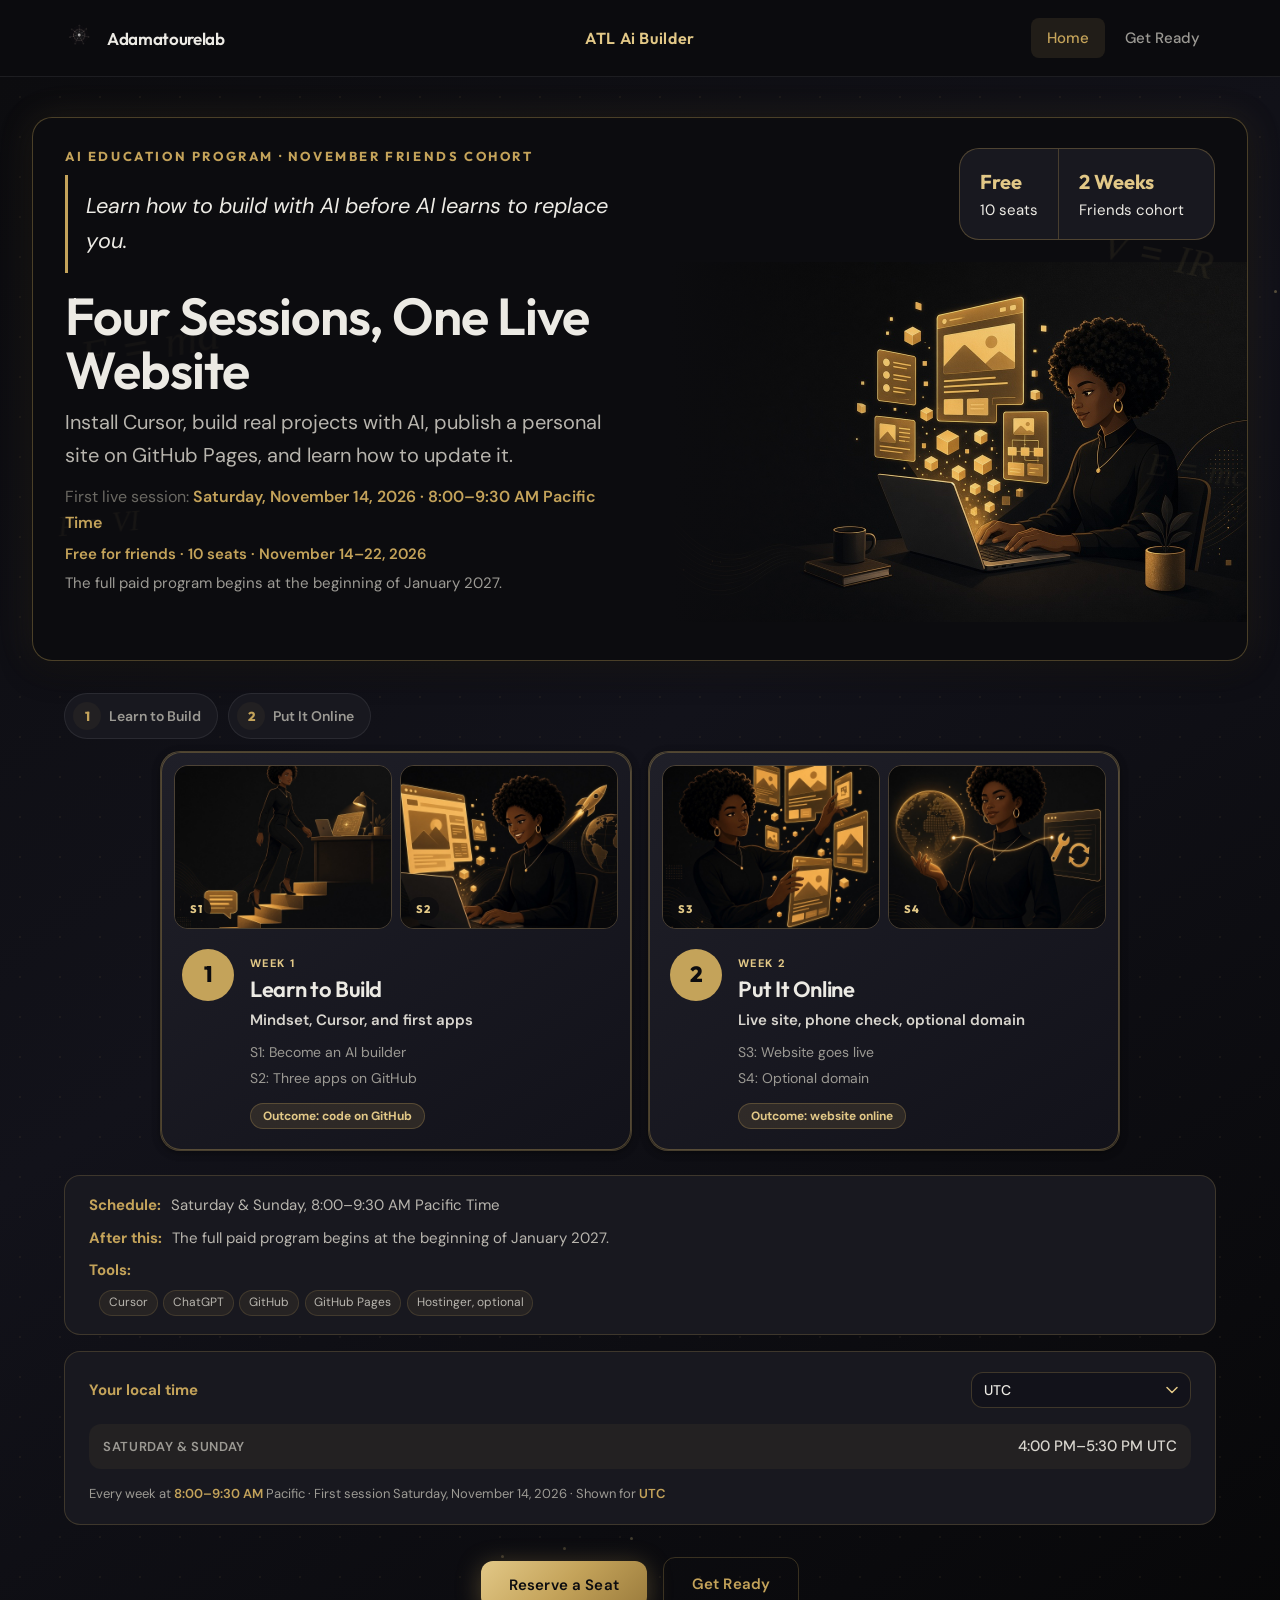
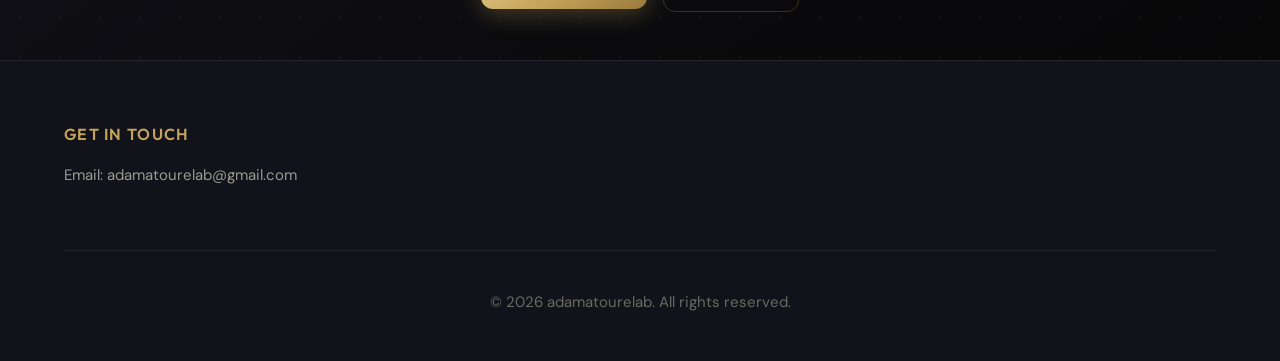
<file: index.html>
<!DOCTYPE html>
<html lang="en">
<head>
  <meta charset="UTF-8" />
  <meta name="viewport" content="width=device-width, initial-scale=1.0" />
  <title>AI Mastery Program | November Friends Cohort</title>
  <meta name="description" content="Join the free November friends cohort. Four live sessions, 10 seats, starting November 14 at 8:00–9:30 AM Pacific Time. Become an AI builder and publish a website." />
  <link rel="preconnect" href="https://fonts.googleapis.com" />
  <link rel="preconnect" href="https://fonts.gstatic.com" crossorigin />
  <link href="https://fonts.googleapis.com/css2?family=DM+Sans:ital,opsz,wght@0,9..40,400;0,9..40,500;0,9..40,600;0,9..40,700&family=Outfit:wght@500;600;700&display=swap" rel="stylesheet" />
  <meta name="theme-color" content="#0c0c0f" />
  <link rel="icon" href="assets/logo.svg" type="image/svg+xml" />
  <link rel="stylesheet" href="css/styles.css" />
</head>
<body>
  <main class="roadmap-page">
    <section class="roadmap-hero">
      <div class="roadmap-bg" aria-hidden="true">
        <div class="roadmap-spotlight" id="roadmap-spotlight"></div>
        <div class="roadmap-particles" id="roadmap-particles" aria-hidden="true"></div>
      </div>
      <div class="container roadmap-header reveal-stagger">
        <img
          class="roadmap-header-bg"
          src="assets/cohort/hero-ai-builder.jpg"
          alt="Illustration of Atlai at a laptop assembling glowing golden website blocks"
          width="1280"
          height="720"
        />
        <div class="roadmap-header-scrim" aria-hidden="true"></div>
        <div class="roadmap-equations roadmap-equations--hero" id="roadmap-equations-hero" aria-hidden="true"></div>
        <div class="roadmap-header-text">
          <p class="roadmap-eyebrow reveal-item" data-cohort-eyebrow>AI Education Program · November Friends Cohort</p>
          <blockquote class="roadmap-tagline program-quote reveal-item" data-program-tagline>
            Learn how to build with AI before AI learns to replace you.
          </blockquote>
          <h1 class="reveal-item">Four Sessions, One Live Website</h1>
          <p class="roadmap-subtitle reveal-item">Install Cursor, build real projects with AI, publish a personal site on GitHub Pages, and learn how to update it.</p>
          <p class="cohort-start-banner reveal-item">First live session: <strong data-cohort-start>Saturday, November 14, 2026 · 8:00–9:30 AM Pacific Time</strong></p>
          <p class="cohort-offer-line reveal-item"><span data-cohort-offer>Free for friends · 10 seats</span> · <span data-cohort-range>November 14–22, 2026</span></p>
          <p class="cohort-paid-note reveal-item" data-paid-program>The full paid program begins at the beginning of January 2027.</p>
          <div class="countdown-wrap reveal-item" id="countdown-wrap" hidden>
            <span class="countdown-label">Starts in</span>
            <div class="countdown-timer" id="countdown-timer" aria-live="polite"></div>
          </div>
        </div>
        <div class="roadmap-stats-pill reveal-item tilt-card">
          <div class="roadmap-stats-col">
            <span class="roadmap-stats-value" data-pricing-headline>Free</span>
            <span class="roadmap-stats-label" data-pricing-subline>10 seats</span>
          </div>
          <div class="roadmap-stats-divider" aria-hidden="true"></div>
          <div class="roadmap-stats-col">
            <span class="roadmap-stats-value" data-cohort-weeks>2 Weeks</span>
            <span class="roadmap-stats-label">Friends cohort</span>
          </div>
        </div>
      </div>

      <div class="container roadmap-phase-nav reveal-on-scroll" id="roadmap-phase-nav" aria-label="Course phases"></div>

      <div class="container roadmap-phase-detail reveal-on-scroll" id="roadmap-phase-detail" hidden></div>

      <div class="container roadmap-visual-wrap roadmap-visual-wrap--cards reveal-on-scroll">
        <div class="roadmap-svg-frame" id="roadmap-svg-frame">
          <div class="roadmap-equations roadmap-equations--svg" id="roadmap-equations-svg" aria-hidden="true"></div>
          <img
            class="roadmap-svg-desktop"
            src="assets/course-roadmap.svg"
            alt="Four sessions: become an AI builder, build three small apps, publish a website, then connect an optional domain"
            width="1600"
            height="900"
          />
          <div class="roadmap-hotspots" id="roadmap-hotspots" aria-hidden="true"></div>
          <div class="roadmap-flip-overlays" id="roadmap-flip-overlays" aria-hidden="true"></div>
        </div>
        <div class="roadmap-cards-mobile" id="roadmap-cards-mobile" aria-label="Course roadmap"></div>
      </div>

      <div class="container reveal-on-scroll roadmap-footer-wrap">
        <div class="roadmap-footer-bar">
          <p class="roadmap-footer-item">
            <strong>Schedule:</strong>
            <span data-weekly-schedule>Saturday &amp; Sunday, 8:00–9:30 AM Pacific Time</span>
          </p>
          <p class="roadmap-footer-item">
            <strong>After this:</strong>
            <span data-paid-program>The full paid program begins at the beginning of January 2027.</span>
          </p>
          <div class="roadmap-footer-item roadmap-footer-item--tools">
            <strong>Tools:</strong>
            <ul class="roadmap-footer-tools">
              <li>Cursor</li>
              <li>ChatGPT</li>
              <li>GitHub</li>
              <li>GitHub Pages</li>
              <li>Hostinger, optional</li>
            </ul>
          </div>
        </div>
        <div class="timezone-converter reveal-on-scroll" id="timezone-converter">
          <div class="timezone-converter-header">
            <p><strong>Your local time</strong></p>
            <label class="timezone-select-wrap">
              <span class="sr-only">Select timezone</span>
              <select id="timezone-select" aria-label="Select timezone to check session times"></select>
            </label>
          </div>
          <div class="timezone-converter-results" id="timezone-results" aria-live="polite"></div>
        </div>
      </div>

      <div class="container roadmap-cta-row reveal-on-scroll">
        <div class="btn-group">
          <button type="button" id="join-beta-btn" class="btn btn-primary btn-shine">Reserve a Seat</button>
          <a href="success.html" class="btn btn-secondary">Get Ready</a>
        </div>
      </div>
    </section>
  </main>

  <!-- Referral code gate -->
  <div id="join-modal" class="beta-modal-root" hidden>
    <div class="beta-modal-overlay">
      <div class="beta-modal beta-modal--join" role="dialog" aria-labelledby="join-modal-title" aria-modal="true">
        <button type="button" class="beta-modal-dismiss" data-close-modal="join-modal" aria-label="Close">&times;</button>
        <p class="beta-modal-eyebrow">Friends cohort</p>
        <h3 id="join-modal-title">Claim one of 10 free seats.</h3>
        <div class="beta-modal-message">
          <p>
            Enter the code you received. This two-week cohort is free for friends, and seats are limited to 10.
          </p>
        </div>
        <div id="beta-gate">
          <div class="beta-gate-row" role="group" aria-label="Referral code">
            <input type="text" inputmode="numeric" pattern="[0-9]*" maxlength="1" id="beta-gate-1" class="beta-gate-input" aria-label="First value" autocomplete="off" />
            <input type="text" inputmode="numeric" pattern="[0-9]*" maxlength="1" id="beta-gate-2" class="beta-gate-input" aria-label="Second value" autocomplete="off" />
            <input type="text" inputmode="numeric" pattern="[0-9]*" maxlength="2" id="beta-gate-3" class="beta-gate-input beta-gate-input--wide" aria-label="Third value" autocomplete="off" />
          </div>
          <p id="beta-gate-error" class="beta-gate-error" hidden>That didn't work. Try again.</p>
          <div class="btn-group beta-gate-actions">
            <button type="button" id="beta-gate-continue" class="btn btn-primary">Claim My Seat</button>
          </div>
        </div>
      </div>
    </div>
  </div>

  <!-- Enrollment modal: payment plan + signup -->
  <div id="enroll-modal" class="beta-modal-root" hidden>
    <div class="beta-modal-overlay beta-modal-overlay--celebrate">
      <div id="confetti-container" class="confetti-container" aria-hidden="true"></div>
      <div class="beta-modal beta-modal--celebrate beta-modal--enroll" role="dialog" aria-labelledby="enroll-modal-title" aria-modal="true">
        <button type="button" class="beta-modal-dismiss" data-close-modal="enroll-modal" aria-label="Close">&times;</button>
        <h3 id="enroll-modal-title">Reserve your free seat</h3>
        <div class="beta-modal-message">
          <p id="enroll-modal-summary">Your code is in. Complete the form to claim your seat. We will send the class link after your seat is confirmed.</p>
          <p id="enroll-total" class="enroll-total" hidden>Program total: $0</p>
        </div>
        <div id="payment-plans-mount" class="payment-plans-grid" role="radiogroup" aria-label="Payment plan" hidden></div>
        <p class="pricing-policy-callout">Your class link will be sent after your seat is confirmed.</p>
        <button type="button" id="enroll-complete-btn" class="btn btn-primary">Complete Signup</button>
      </div>
    </div>
  </div>

  <script src="js/data.js"></script>
  <script src="js/layout.js"></script>
  <script src="js/interactions.js"></script>
  <script src="js/beta-gate.js"></script>
  <script src="js/main.js"></script>
</body>
</html>
</file>
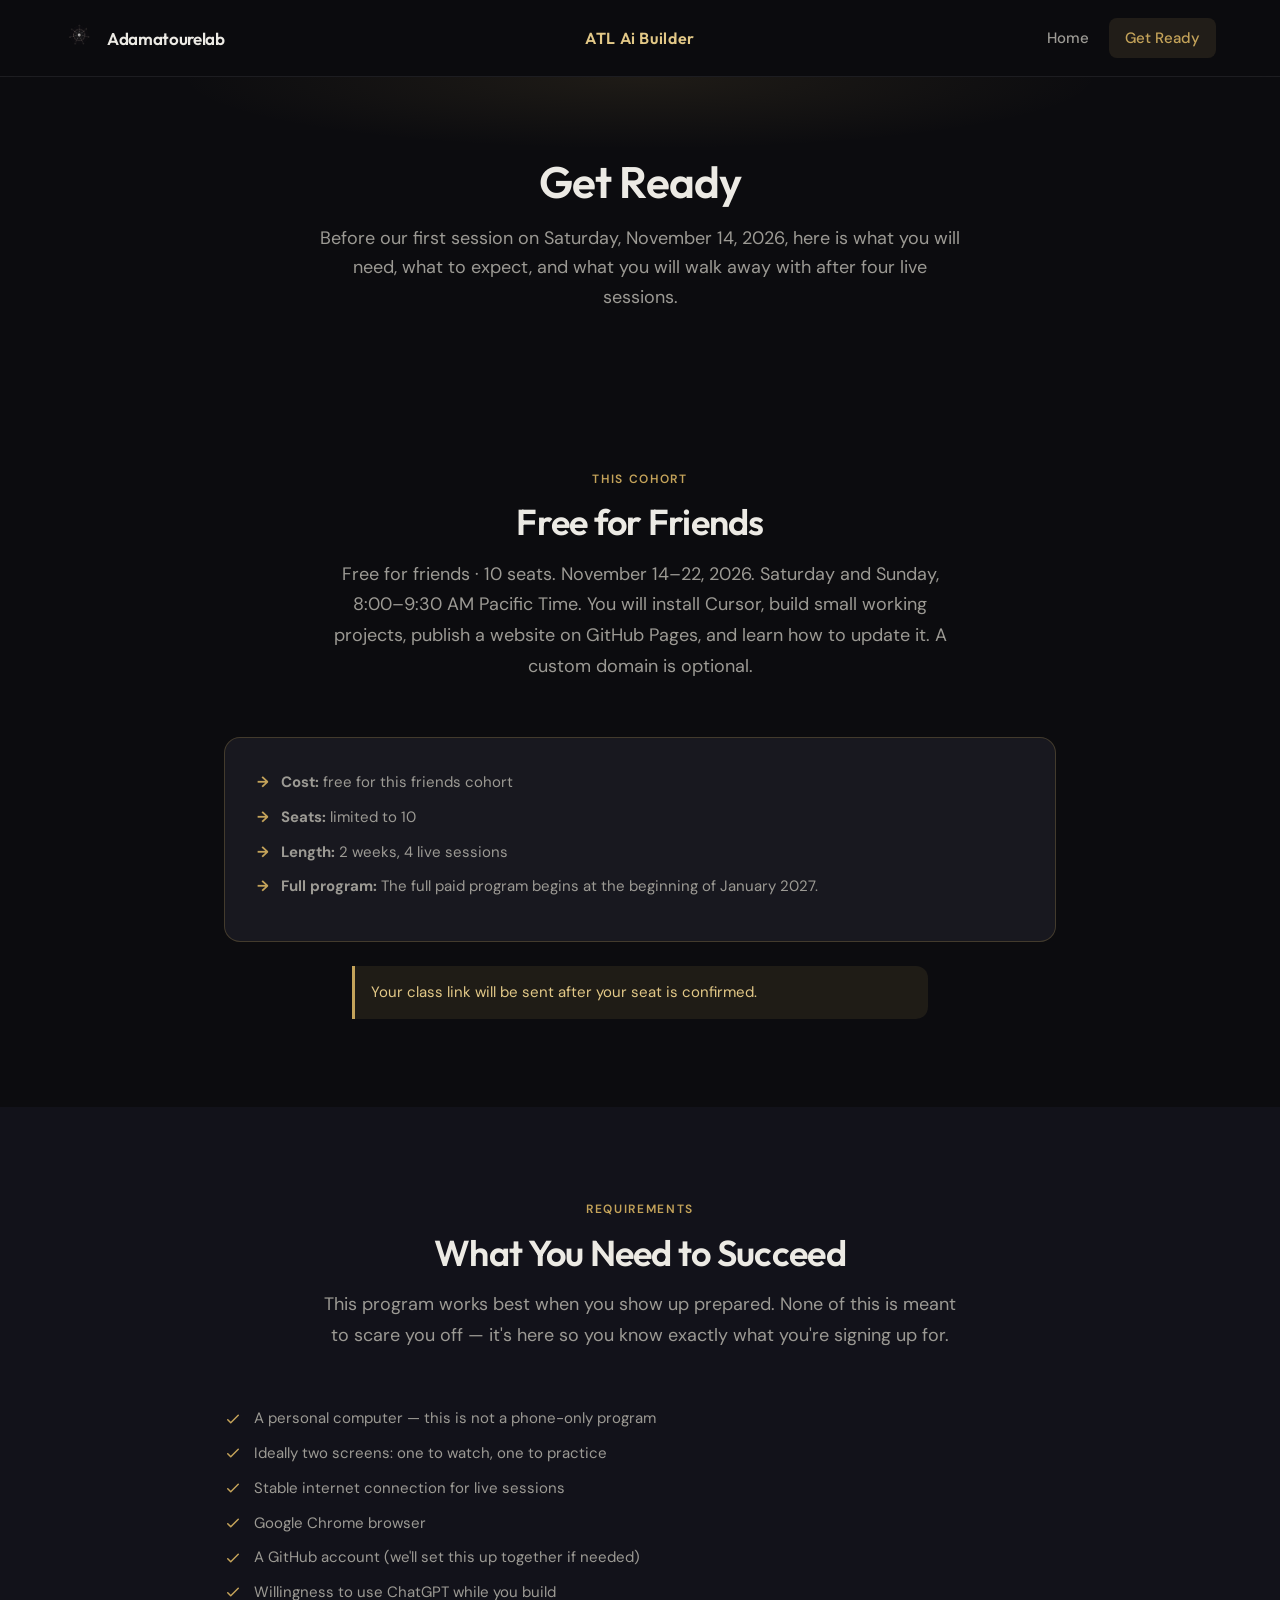
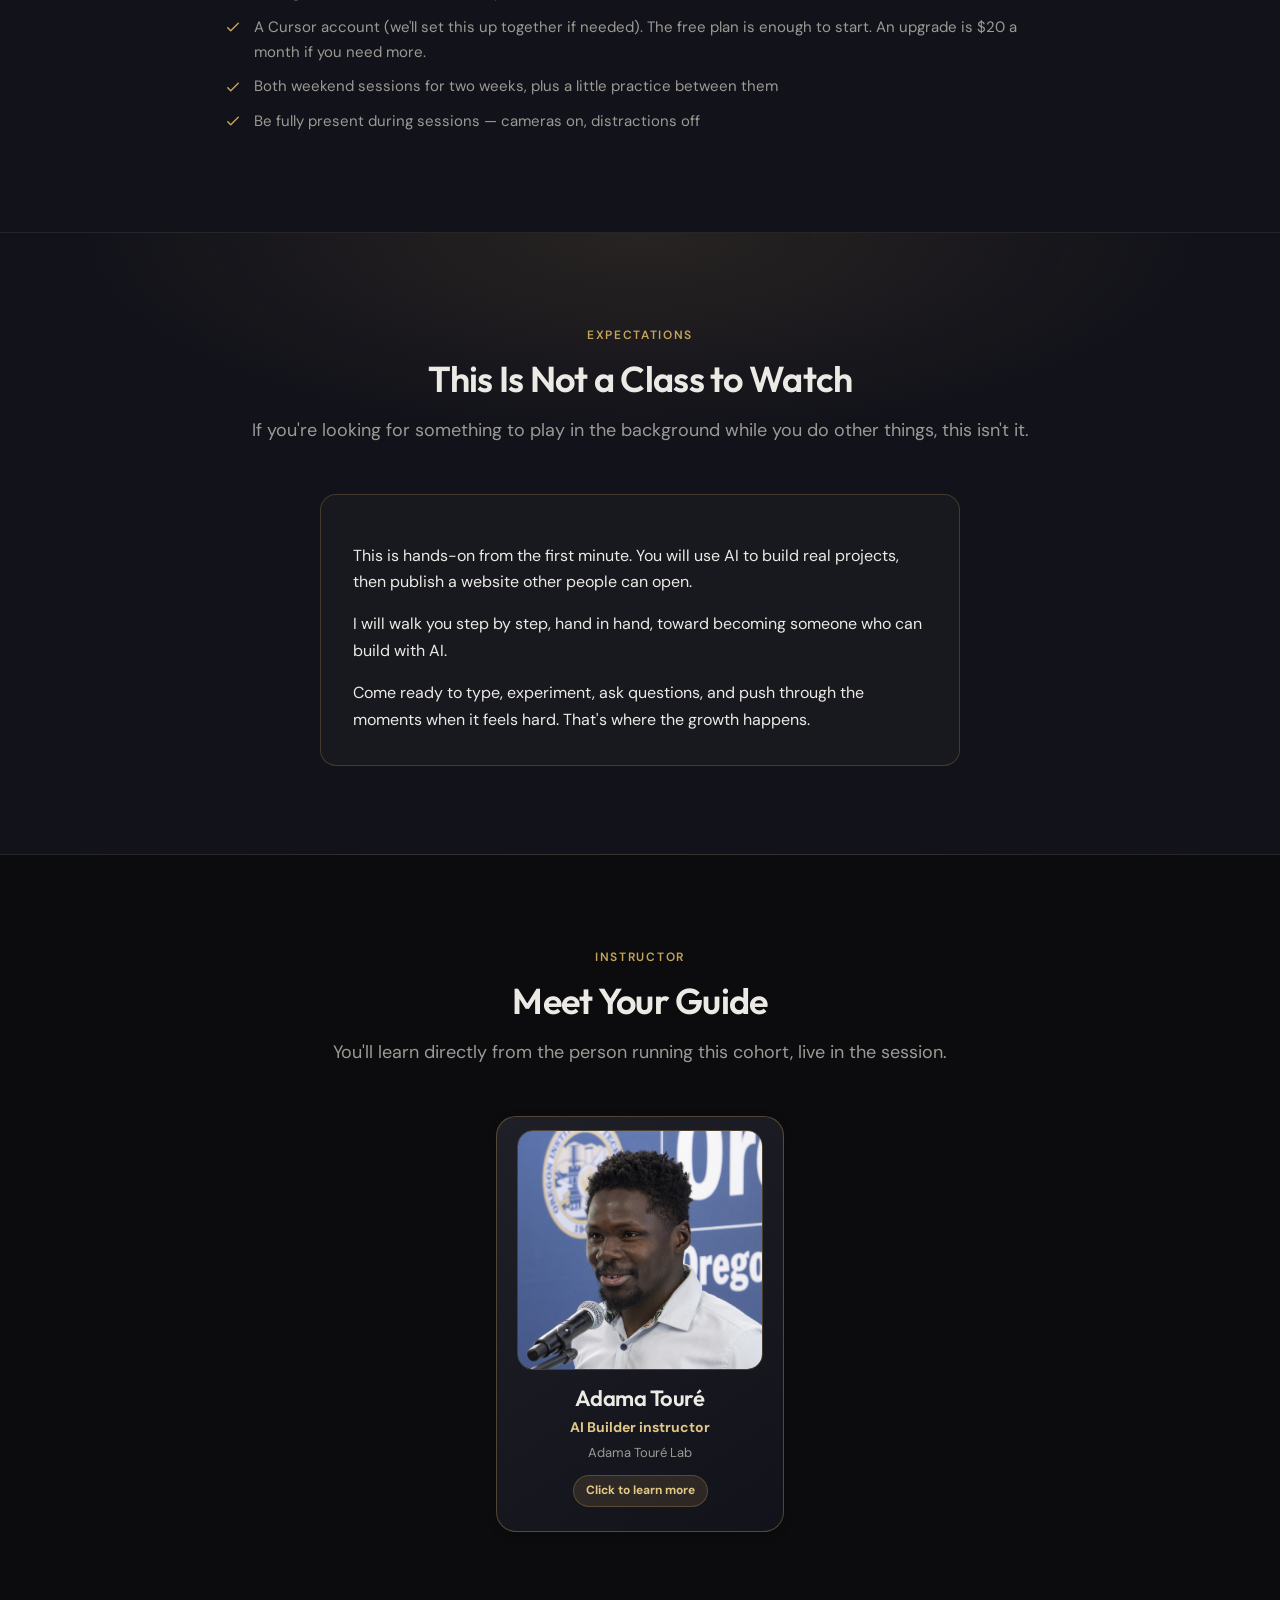
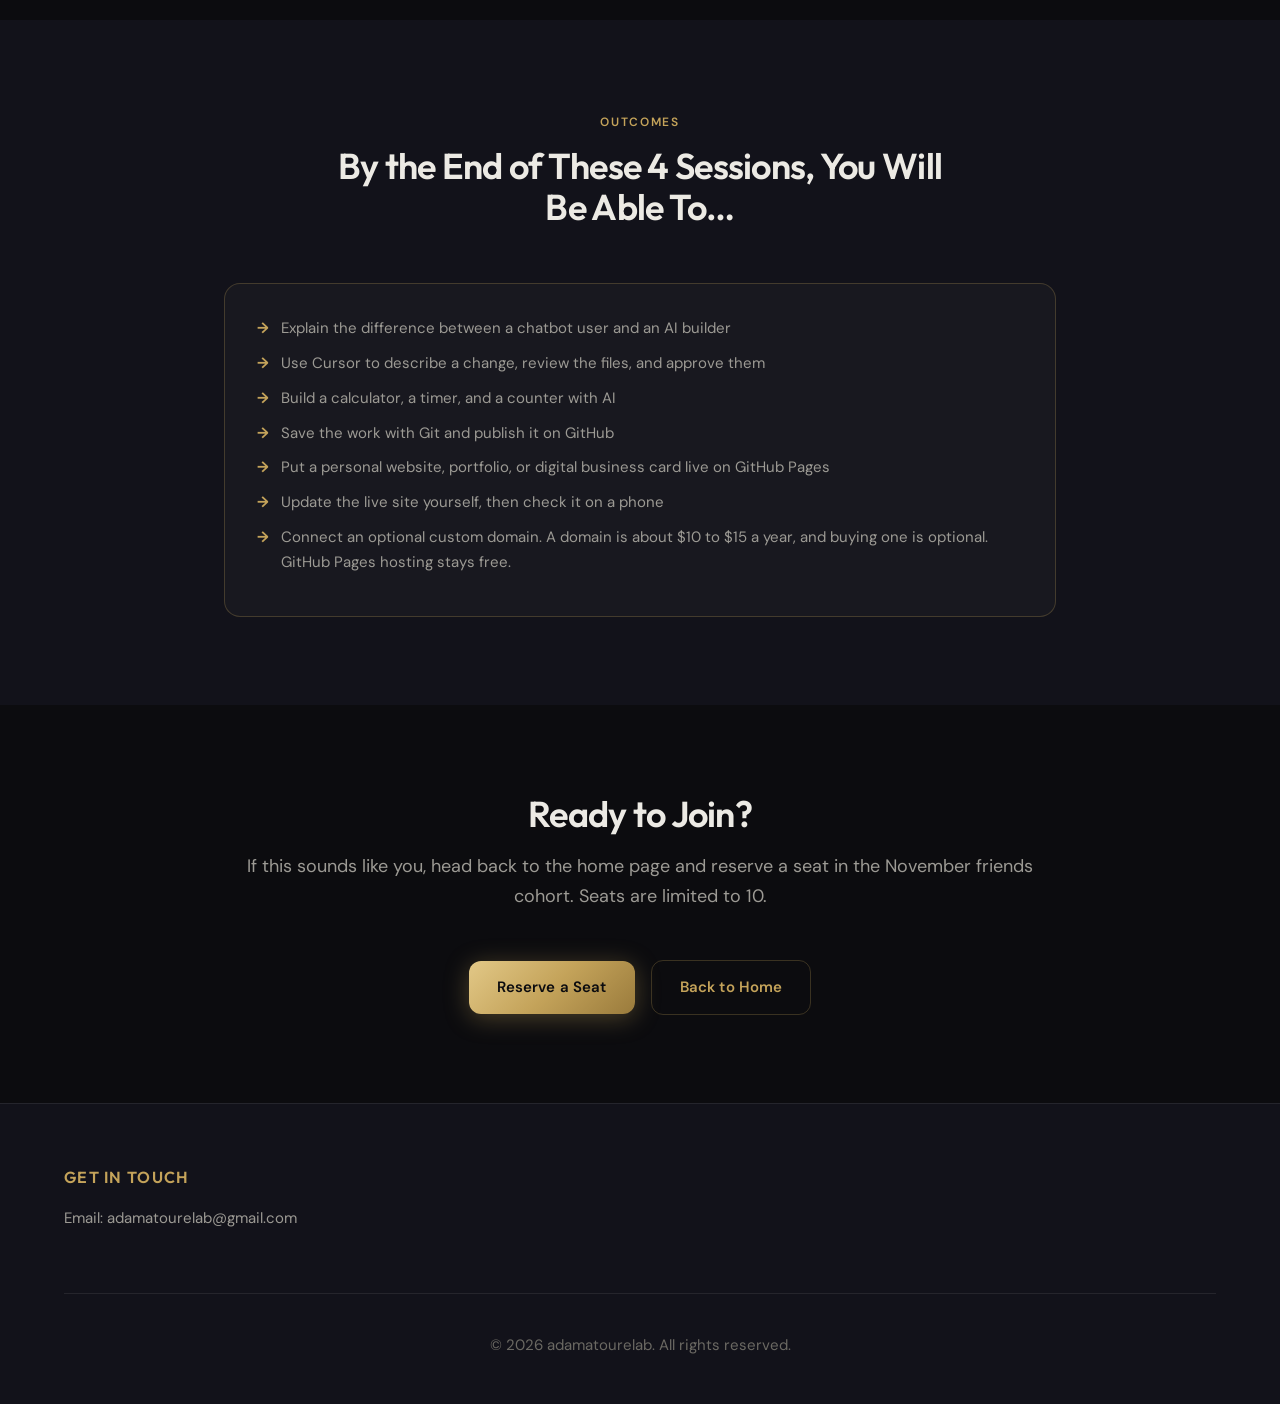
<file: success.html>
<!DOCTYPE html>
<html lang="en">
<head>
  <meta charset="UTF-8" />
  <meta name="viewport" content="width=device-width, initial-scale=1.0" />
  <title>Get Ready | AI Mastery Program November Friends Cohort</title>
  <meta name="description" content="What you need for the free November friends cohort: four live sessions to become an AI builder and publish a website. 10 seats. Starts November 14." />
  <link rel="preconnect" href="https://fonts.googleapis.com" />
  <link rel="preconnect" href="https://fonts.gstatic.com" crossorigin />
  <link href="https://fonts.googleapis.com/css2?family=DM+Sans:ital,opsz,wght@0,9..40,400;0,9..40,500;0,9..40,600;0,9..40,700&family=Outfit:wght@500;600;700&display=swap" rel="stylesheet" />
  <meta name="theme-color" content="#0c0c0f" />
  <link rel="icon" href="assets/logo.svg" type="image/svg+xml" />
  <link rel="stylesheet" href="css/styles.css" />
</head>
<body>
  <main>
    <section class="page-hero">
      <div class="container text-center max-w-4xl">
        <h1>Get Ready</h1>
        <p class="lead">
          Before our first session on <span data-cohort-day>Saturday, November 14, 2026</span>, here is what you will need, what to expect, and what you will walk away with after four live sessions.
        </p>
      </div>
    </section>

    <section class="section section-white">
      <div class="container max-w-4xl">
        <div class="section-header text-center">
          <span class="section-eyebrow">This cohort</span>
          <h2 class="section-title">Free for Friends</h2>
          <p class="section-intro">
            <span data-cohort-offer>Free for friends · 10 seats</span>. <span data-cohort-range>November 14–22, 2026</span>. Saturday and Sunday, <span data-cohort-time>8:00–9:30 AM Pacific Time</span>. You will install Cursor, build small working projects, publish a website on GitHub Pages, and learn how to update it. A custom domain is optional.
          </p>
        </div>
        <div class="setup-box">
          <ul>
            <li><span class="arrow">&#8594;</span><span><strong>Cost:</strong> free for this friends cohort</span></li>
            <li><span class="arrow">&#8594;</span><span><strong>Seats:</strong> limited to 10</span></li>
            <li><span class="arrow">&#8594;</span><span><strong>Length:</strong> 2 weeks, 4 live sessions</span></li>
            <li><span class="arrow">&#8594;</span><span><strong>Full program:</strong> <span data-paid-program>The full paid program begins at the beginning of January 2027.</span></span></li>
          </ul>
        </div>
        <p class="pricing-policy-callout pricing-policy-callout--page">
          Your class link will be sent after your seat is confirmed.
        </p>
      </div>
    </section>

    <section class="section section-gray">
      <div class="container max-w-4xl">
        <div class="section-header text-center">
          <span class="section-eyebrow">Requirements</span>
          <h2 class="section-title">What You Need to Succeed</h2>
          <p class="section-intro">
            This program works best when you show up prepared. None of this is meant to scare you off — it's here so you know exactly what you're signing up for.
          </p>
        </div>
        <ul class="check-list">
          <li>
            <svg fill="none" viewBox="0 0 24 24" stroke="currentColor" aria-hidden="true"><path stroke-linecap="round" stroke-linejoin="round" stroke-width="2" d="M5 13l4 4L19 7" /></svg>
            <span>A personal computer — this is not a phone-only program</span>
          </li>
          <li>
            <svg fill="none" viewBox="0 0 24 24" stroke="currentColor" aria-hidden="true"><path stroke-linecap="round" stroke-linejoin="round" stroke-width="2" d="M5 13l4 4L19 7" /></svg>
            <span>Ideally two screens: one to watch, one to practice</span>
          </li>
          <li>
            <svg fill="none" viewBox="0 0 24 24" stroke="currentColor" aria-hidden="true"><path stroke-linecap="round" stroke-linejoin="round" stroke-width="2" d="M5 13l4 4L19 7" /></svg>
            <span>Stable internet connection for live sessions</span>
          </li>
          <li>
            <svg fill="none" viewBox="0 0 24 24" stroke="currentColor" aria-hidden="true"><path stroke-linecap="round" stroke-linejoin="round" stroke-width="2" d="M5 13l4 4L19 7" /></svg>
            <span>Google Chrome browser</span>
          </li>
          <li>
            <svg fill="none" viewBox="0 0 24 24" stroke="currentColor" aria-hidden="true"><path stroke-linecap="round" stroke-linejoin="round" stroke-width="2" d="M5 13l4 4L19 7" /></svg>
            <span>A GitHub account (we'll set this up together if needed)</span>
          </li>
          <li>
            <svg fill="none" viewBox="0 0 24 24" stroke="currentColor" aria-hidden="true"><path stroke-linecap="round" stroke-linejoin="round" stroke-width="2" d="M5 13l4 4L19 7" /></svg>
            <span>Willingness to use ChatGPT while you build</span>
          </li>
          <li>
            <svg fill="none" viewBox="0 0 24 24" stroke="currentColor" aria-hidden="true"><path stroke-linecap="round" stroke-linejoin="round" stroke-width="2" d="M5 13l4 4L19 7" /></svg>
            <span>A Cursor account (we'll set this up together if needed). The free plan is enough to start. An upgrade is $20 a month if you need more.</span>
          </li>
          <li>
            <svg fill="none" viewBox="0 0 24 24" stroke="currentColor" aria-hidden="true"><path stroke-linecap="round" stroke-linejoin="round" stroke-width="2" d="M5 13l4 4L19 7" /></svg>
            <span>Both weekend sessions for two weeks, plus a little practice between them</span>
          </li>
          <li>
            <svg fill="none" viewBox="0 0 24 24" stroke="currentColor" aria-hidden="true"><path stroke-linecap="round" stroke-linejoin="round" stroke-width="2" d="M5 13l4 4L19 7" /></svg>
            <span>Be fully present during sessions — cameras on, distractions off</span>
          </li>
        </ul>
      </div>
    </section>

    <section class="section section-primary">
      <div class="container max-w-4xl text-center">
        <span class="section-eyebrow">Expectations</span>
        <h2 class="section-title">This Is Not a Class to Watch</h2>
        <p class="section-intro">
          If you're looking for something to play in the background while you do other things, this isn't it.
        </p>
        <div class="hands-on-callout" style="text-align: left;">
          <p>
            This is hands-on from the first minute. You will use AI to build real projects, then publish a website other people can open.
          </p>
          <p>
            I will walk you step by step, hand in hand, toward becoming someone who can build with AI.
          </p>
          <p style="margin-bottom: 0;">
            Come ready to type, experiment, ask questions, and push through the moments when it feels hard. That's where the growth happens.
          </p>
        </div>
      </div>
    </section>

    <section class="section section-white">
      <div class="container max-w-4xl text-center">
        <span class="section-eyebrow">Instructor</span>
        <h2 class="section-title">Meet Your Guide</h2>
        <p class="section-intro">You'll learn directly from the person running this cohort, live in the session.</p>
        <div id="instructor-card-mount" class="instructor-card-wrap"></div>
      </div>
    </section>

    <section class="section section-gray">
      <div class="container max-w-4xl">
        <div class="section-header text-center">
          <span class="section-eyebrow">Outcomes</span>
          <h2 class="section-title">By the End of These 4 Sessions, You Will Be Able To…</h2>
        </div>
        <div class="setup-box">
          <ul>
            <li><span class="arrow">&#8594;</span><span>Explain the difference between a chatbot user and an AI builder</span></li>
            <li><span class="arrow">&#8594;</span><span>Use Cursor to describe a change, review the files, and approve them</span></li>
            <li><span class="arrow">&#8594;</span><span>Build a calculator, a timer, and a counter with AI</span></li>
            <li><span class="arrow">&#8594;</span><span>Save the work with Git and publish it on GitHub</span></li>
            <li><span class="arrow">&#8594;</span><span>Put a personal website, portfolio, or digital business card live on GitHub Pages</span></li>
            <li><span class="arrow">&#8594;</span><span>Update the live site yourself, then check it on a phone</span></li>
            <li><span class="arrow">&#8594;</span><span>Connect an optional custom domain. A domain is about $10 to $15 a year, and buying one is optional. GitHub Pages hosting stays free.</span></li>
          </ul>
        </div>
      </div>
    </section>

    <section class="section section-white">
      <div class="container text-center max-w-4xl">
        <h2 class="section-title">Ready to Join?</h2>
        <p class="section-intro">
          If this sounds like you, head back to the home page and reserve a seat in the November friends cohort. Seats are limited to 10.
        </p>
        <div class="btn-group">
          <a href="index.html#join" class="btn btn-primary">Reserve a Seat</a>
          <a href="index.html" class="btn btn-secondary">Back to Home</a>
        </div>
      </div>
    </section>
  </main>

  <script src="js/data.js"></script>
  <script src="js/layout.js"></script>
  <script src="js/main.js"></script>
</body>
</html>
</file>
<file: css/styles.css>
/* AI Mastery — Midnight Champagne design system */

:root {
  /* Core palette */
  --gold: #c4a35a;
  --gold-light: #e2c887;
  --gold-dark: #9a7b3c;
  --gold-glow: rgba(196, 163, 90, 0.35);

  --ink: #0c0c0f;
  --ink-raised: #12121a;
  --surface: #18181f;
  --surface-hover: #1f1f28;
  --border: rgba(255, 255, 255, 0.08);
  --border-gold: rgba(196, 163, 90, 0.25);

  --text: #eceae4;
  --text-muted: #9c9a94;
  --text-dim: #6b6963;

  /* Legacy token mapping */
  --primary-50: rgba(196, 163, 90, 0.06);
  --primary-100: rgba(196, 163, 90, 0.12);
  --primary-200: rgba(196, 163, 90, 0.28);
  --primary-600: var(--gold);
  --primary-700: var(--gold-light);

  --bg-page: var(--ink);
  --bg-elevated: var(--ink-raised);
  --bg-card: var(--surface);
  --bg-card-alt: var(--surface-hover);

  --gray-50: var(--ink-raised);
  --gray-200: var(--border);
  --gray-300: rgba(255, 255, 255, 0.12);
  --gray-400: var(--text-dim);
  --gray-500: var(--text-muted);
  --gray-600: #b8b5ae;
  --gray-700: #d8d5ce;
  --gray-800: var(--surface);
  --gray-900: var(--text);
  --white: var(--surface);

  --font-display: 'Outfit', system-ui, sans-serif;
  --font-body: 'DM Sans', system-ui, sans-serif;

  --radius-sm: 0.5rem;
  --radius-md: 0.75rem;
  --radius-lg: 1rem;
  --radius-xl: 1.25rem;

  --shadow-sm: 0 2px 8px rgba(0, 0, 0, 0.25);
  --shadow-md: 0 8px 32px rgba(0, 0, 0, 0.4);
  --shadow-gold: 0 4px 24px var(--gold-glow);

  --ease: cubic-bezier(0.4, 0, 0.2, 1);
  --header-h: 4.5rem;
}

*,
*::before,
*::after {
  box-sizing: border-box;
}

html {
  scroll-behavior: smooth;
}

body {
  margin: 0;
  font-family: var(--font-body);
  font-size: 1rem;
  background: var(--bg-page);
  color: var(--text);
  line-height: 1.65;
  -webkit-font-smoothing: antialiased;
}

img {
  max-width: 100%;
  height: auto;
}

a {
  color: inherit;
  text-decoration: none;
}

a:focus-visible,
button:focus-visible {
  outline: 2px solid var(--gold);
  outline-offset: 3px;
}

.container {
  max-width: 76rem;
  margin: 0 auto;
  padding: 0 1.25rem;
}

@media (min-width: 640px) {
  .container {
    padding: 0 2rem;
  }
}

main {
  min-height: calc(100vh - 10rem);
}

/* Typography */
h1, h2, h3, h4 {
  font-family: var(--font-display);
  color: var(--text);
  font-weight: 600;
  letter-spacing: -0.02em;
  line-height: 1.15;
}

/* Header */
.site-header {
  position: sticky;
  top: 0;
  z-index: 50;
  background: rgba(12, 12, 15, 0.82);
  backdrop-filter: blur(16px);
  -webkit-backdrop-filter: blur(16px);
  border-bottom: 1px solid var(--border);
}

.site-header .container {
  padding-top: 1rem;
  padding-bottom: 1rem;
}

.nav-row {
  display: grid;
  grid-template-columns: 1fr auto 1fr;
  align-items: center;
  min-height: 2.5rem;
  column-gap: 1rem;
}

.logo {
  display: inline-flex;
  align-items: center;
  justify-self: start;
  gap: 0.75rem;
  line-height: 1;
  transition: opacity 0.2s var(--ease);
}

.logo-word {
  font-family: var(--font-display);
  font-size: 1.0625rem;
  font-weight: 600;
  letter-spacing: -0.02em;
  color: var(--text);
  white-space: nowrap;
}

.nav-center {
  margin: 0;
  justify-self: center;
  font-family: var(--font-display);
  font-size: 1rem;
  font-weight: 600;
  letter-spacing: 0.04em;
  color: var(--gold-light);
  white-space: nowrap;
}

.nav-end {
  display: flex;
  align-items: center;
  justify-self: end;
  gap: 0.25rem;
}

.logo:hover {
  opacity: 0.9;
}

.logo-img {
  display: block;
  height: 2.75rem;
  width: auto;
  max-width: min(200px, 42vw);
  object-fit: contain;
}

.nav-desktop {
  display: none;
  align-items: center;
  gap: 0.25rem;
}

.nav-desktop a {
  padding: 0.5rem 1rem;
  border-radius: var(--radius-sm);
  color: var(--text-muted);
  font-size: 0.9375rem;
  font-weight: 500;
  transition: color 0.2s var(--ease), background 0.2s var(--ease);
}

.nav-desktop a:hover {
  color: var(--text);
  background: var(--primary-50);
}

.nav-desktop a.active {
  color: var(--gold);
  background: var(--primary-100);
}

.nav-toggle {
  display: flex;
  align-items: center;
  justify-content: center;
  background: var(--primary-50);
  border: 1px solid var(--border);
  border-radius: var(--radius-sm);
  color: var(--text);
  cursor: pointer;
  padding: 0.5rem;
  transition: border-color 0.2s var(--ease), background 0.2s var(--ease);
}

.nav-toggle:hover {
  border-color: var(--border-gold);
  background: var(--primary-100);
}

.nav-toggle svg {
  width: 1.25rem;
  height: 1.25rem;
}

.nav-mobile {
  display: none;
  margin-top: 0.75rem;
  padding: 0.75rem;
  background: var(--surface);
  border: 1px solid var(--border);
  border-radius: var(--radius-md);
}

.nav-mobile.open {
  display: block;
}

.nav-mobile a {
  display: block;
  padding: 0.75rem 1rem;
  border-radius: var(--radius-sm);
  color: var(--text-muted);
  font-weight: 500;
  transition: color 0.2s, background 0.2s;
}

.nav-mobile a:hover,
.nav-mobile a.active {
  color: var(--gold);
  background: var(--primary-50);
}

@media (max-width: 520px) {
  .nav-center {
    display: none;
  }
}

@media (min-width: 768px) {
  .nav-desktop {
    display: flex;
  }

  .nav-toggle {
    display: none;
  }
}

.sr-only {
  position: absolute;
  width: 1px;
  height: 1px;
  padding: 0;
  margin: -1px;
  overflow: hidden;
  clip: rect(0, 0, 0, 0);
  border: 0;
}

/* Footer */
.site-footer {
  background: var(--ink-raised);
  border-top: 1px solid var(--border);
  color: var(--text-muted);
}

.site-footer .container {
  padding-top: 4rem;
  padding-bottom: 2rem;
}

.footer-grid {
  display: grid;
  grid-template-columns: 1fr;
  gap: 2.5rem;
}

@media (min-width: 768px) {
  .footer-grid {
    grid-template-columns: 1.4fr 1fr 1fr;
  }

  .footer-grid-simple {
    grid-template-columns: 1fr;
    max-width: 24rem;
  }
}

.site-footer h3 {
  font-family: var(--font-display);
  color: var(--gold);
  font-size: 1rem;
  font-weight: 600;
  text-transform: uppercase;
  letter-spacing: 0.08em;
  margin: 0 0 1.25rem;
}

.site-footer p,
.site-footer li {
  font-size: 0.9375rem;
  line-height: 1.6;
}

.site-footer ul {
  list-style: none;
  padding: 0;
  margin: 0;
}

.site-footer li {
  margin-bottom: 0.625rem;
}

.site-footer a {
  transition: color 0.2s var(--ease);
}

.site-footer a:hover {
  color: var(--gold-light);
}

.footer-bottom {
  border-top: 1px solid var(--border);
  margin-top: 3rem;
  padding-top: 1.5rem;
  text-align: center;
  font-size: 0.8125rem;
  color: var(--text-dim);
}

/* Buttons */
.btn {
  display: inline-flex;
  align-items: center;
  justify-content: center;
  padding: 0.875rem 1.75rem;
  border-radius: var(--radius-md);
  font-family: var(--font-body);
  font-size: 0.9375rem;
  font-weight: 600;
  letter-spacing: 0.01em;
  transition: transform 0.2s var(--ease), box-shadow 0.2s var(--ease), background 0.2s var(--ease), border-color 0.2s var(--ease);
}

.btn:hover {
  transform: translateY(-2px);
}

.btn:active {
  transform: translateY(0);
}

.btn-primary {
  background: linear-gradient(135deg, var(--gold-light) 0%, var(--gold) 50%, var(--gold-dark) 100%);
  color: #0c0c0f;
  border: none;
  box-shadow: var(--shadow-gold);
}

.btn-primary:hover {
  box-shadow: 0 6px 28px var(--gold-glow);
  color: #0c0c0f;
}

.btn-shine {
  position: relative;
  overflow: hidden;
}

.btn-ripple {
  position: absolute;
  width: 8px;
  height: 8px;
  margin: -4px 0 0 -4px;
  border-radius: 50%;
  background: rgba(255, 255, 255, 0.45);
  animation: btnRipple 0.6s var(--ease) forwards;
  pointer-events: none;
}

@keyframes btnRipple {
  to {
    transform: scale(24);
    opacity: 0;
  }
}

.btn-secondary {
  background: transparent;
  color: var(--gold);
  border: 1.5px solid var(--border-gold);
}

.btn-secondary:hover {
  background: var(--primary-50);
  border-color: var(--gold);
  color: var(--gold-light);
}

.btn-group {
  display: flex;
  flex-direction: column;
  gap: 1rem;
  justify-content: center;
  align-items: center;
}

@media (min-width: 640px) {
  .btn-group {
    flex-direction: row;
  }
}

/* Sections */
.section {
  padding: 5.5rem 0;
  position: relative;
}

.section-sm {
  padding: 0;
}

.section-white {
  background: var(--bg-page);
}

.section-gray {
  background: var(--ink-raised);
}

.section-primary {
  background:
    radial-gradient(ellipse 80% 60% at 50% 0%, rgba(196, 163, 90, 0.12) 0%, transparent 55%),
    var(--ink-raised);
  border-top: 1px solid var(--border);
  border-bottom: 1px solid var(--border);
}

.section-primary h2.section-title {
  color: var(--text);
}

.section-primary .section-intro {
  color: var(--text-muted);
}

.text-center {
  text-align: center;
}

/* Hero */
.hero {
  position: relative;
  padding: 6rem 0 5rem;
  overflow: hidden;
}

.hero::before {
  content: '';
  position: absolute;
  inset: 0;
  background:
    radial-gradient(ellipse 70% 50% at 50% -10%, rgba(196, 163, 90, 0.18) 0%, transparent 55%),
    radial-gradient(ellipse 40% 30% at 80% 60%, rgba(196, 163, 90, 0.06) 0%, transparent 50%);
  pointer-events: none;
}

.hero .container {
  position: relative;
  z-index: 1;
}

.cohort-start-banner {
  margin: 1rem 0 0;
  font-size: 1rem;
  color: var(--gray-400);
  animation: fadeUp 0.6s var(--ease) 0.25s both;
}

.cohort-start-banner strong {
  color: var(--gold);
  font-weight: 600;
}

.hero-badge {
  display: inline-block;
  padding: 0.375rem 1rem;
  margin-bottom: 1.5rem;
  font-size: 0.8125rem;
  font-weight: 600;
  letter-spacing: 0.12em;
  text-transform: uppercase;
  color: var(--gold);
  background: var(--primary-100);
  border: 1px solid var(--border-gold);
  border-radius: 999px;
  animation: fadeUp 0.6s var(--ease) both;
}

.hero h1 {
  font-size: clamp(2rem, 5vw, 3.5rem);
  font-weight: 700;
  margin: 0 0 1.5rem;
  line-height: 1.1;
  animation: fadeUp 0.6s var(--ease) 0.1s both;
}

.hero .highlight {
  display: block;
  margin-top: 0.25rem;
  background: linear-gradient(135deg, var(--gold-light) 0%, var(--gold) 100%);
  -webkit-background-clip: text;
  -webkit-text-fill-color: transparent;
  background-clip: text;
}

.hero-intro {
  max-width: 40rem;
  margin: 0 auto 2rem;
}

.hero-quote {
  text-align: left;
  margin: 0 auto 1.5rem;
}

.hero .lead {
  font-size: clamp(1.0625rem, 2vw, 1.25rem);
  color: var(--text-muted);
  max-width: 36rem;
  margin-left: auto;
  margin-right: auto;
  line-height: 1.7;
  animation: fadeUp 0.6s var(--ease) 0.2s both;
}

.hero-intro .lead {
  margin-bottom: 1rem;
}

.hero-intro .lead:last-child {
  margin-bottom: 2.5rem;
}

.hero .btn-group {
  animation: fadeUp 0.6s var(--ease) 0.3s both;
}

@media (min-width: 768px) {
  .hero {
    padding: 8rem 0 6rem;
  }
}

.page-hero {
  position: relative;
  padding: 5rem 0 4rem;
  overflow: hidden;
}

.page-hero::before {
  content: '';
  position: absolute;
  inset: 0;
  background: radial-gradient(ellipse 60% 40% at 50% 0%, rgba(196, 163, 90, 0.1) 0%, transparent 60%);
  pointer-events: none;
}

.page-hero .container {
  position: relative;
  z-index: 1;
}

.page-hero h1 {
  font-size: clamp(2rem, 4vw, 2.75rem);
  margin: 0 0 1rem;
}

.page-hero .lead {
  font-size: 1.125rem;
  color: var(--text-muted);
  margin: 0;
  max-width: 40rem;
  margin-left: auto;
  margin-right: auto;
}

/* Stats bar */
.stats-bar {
  margin-top: -2rem;
  padding-bottom: 4rem;
  position: relative;
  z-index: 2;
}

.stats-grid {
  display: grid;
  grid-template-columns: repeat(2, 1fr);
  gap: 1rem;
}

@media (min-width: 768px) {
  .stats-grid {
    grid-template-columns: repeat(4, 1fr);
    gap: 1.25rem;
  }
}

.stat-card {
  text-align: center;
  padding: 1.5rem 1rem;
  background: var(--surface);
  border: 1px solid var(--border);
  border-radius: var(--radius-lg);
  transition: border-color 0.25s var(--ease), transform 0.25s var(--ease), box-shadow 0.25s var(--ease);
}

.stat-card:hover {
  border-color: var(--border-gold);
  transform: translateY(-4px);
  box-shadow: var(--shadow-md);
}

.stat-value {
  font-family: var(--font-display);
  font-size: 1.75rem;
  font-weight: 700;
  color: var(--gold);
  margin-bottom: 0.25rem;
  letter-spacing: -0.02em;
}

@media (min-width: 768px) {
  .stat-value {
    font-size: 2rem;
  }
}

.stat-label {
  font-size: 0.8125rem;
  font-weight: 500;
  text-transform: uppercase;
  letter-spacing: 0.06em;
  color: var(--text-dim);
}

/* Section headers */
.section-eyebrow {
  display: inline-block;
  font-size: 0.75rem;
  font-weight: 600;
  letter-spacing: 0.14em;
  text-transform: uppercase;
  color: var(--gold);
  margin-bottom: 0.75rem;
}

h2.section-title {
  font-size: clamp(1.75rem, 3vw, 2.25rem);
  margin: 0 0 1rem;
}

.section-intro {
  font-size: 1.125rem;
  color: var(--text-muted);
  margin: 0 0 3rem;
  line-height: 1.7;
}

.section-header {
  text-align: center;
  max-width: 40rem;
  margin: 0 auto 3.5rem;
}

.section-header .section-intro {
  margin-bottom: 0;
}

.max-w-3xl {
  max-width: 48rem;
  margin-left: auto;
  margin-right: auto;
}

.max-w-4xl {
  max-width: 56rem;
  margin-left: auto;
  margin-right: auto;
}

.max-w-5xl {
  max-width: 64rem;
  margin-left: auto;
  margin-right: auto;
}

/* Grids */
.grid-2 {
  display: grid;
  gap: 1.25rem;
}

.grid-3 {
  display: grid;
  gap: 1.5rem;
}

.grid-4 {
  display: grid;
  grid-template-columns: repeat(2, 1fr);
  gap: 1.25rem;
}

@media (min-width: 768px) {
  .grid-2 {
    grid-template-columns: repeat(2, 1fr);
    gap: 1.5rem;
  }

  .grid-3 {
    grid-template-columns: repeat(3, 1fr);
    gap: 1.5rem;
  }

  .grid-4 {
    grid-template-columns: repeat(4, 1fr);
  }
}

@media (min-width: 1024px) {
  .grid-audience {
    grid-template-columns: repeat(3, 1fr);
  }
}

/* Cards */
.card {
  background: var(--bg-card);
  padding: 2rem;
  border-radius: var(--radius-lg);
  border: 1px solid var(--border);
  transition: border-color 0.25s var(--ease), transform 0.25s var(--ease), box-shadow 0.25s var(--ease);
}

.card:hover {
  border-color: var(--border-gold);
  transform: translateY(-3px);
  box-shadow: var(--shadow-md);
}

.card-muted {
  background: var(--bg-card-alt) !important;
}

.card-bordered {
  padding: 1.75rem;
  background: var(--bg-card);
  border: 1px solid var(--border);
  border-radius: var(--radius-lg);
  transition: border-color 0.25s var(--ease), transform 0.25s var(--ease), box-shadow 0.25s var(--ease);
}

.card-bordered:hover {
  border-color: var(--gold);
  transform: translateY(-3px);
  box-shadow: var(--shadow-md);
}

.icon-box {
  width: 3rem;
  height: 3rem;
  background: var(--primary-100);
  border: 1px solid var(--border-gold);
  border-radius: var(--radius-md);
  display: flex;
  align-items: center;
  justify-content: center;
  margin-bottom: 1.25rem;
}

.icon-box svg {
  width: 1.375rem;
  height: 1.375rem;
  color: var(--gold);
  stroke-width: 1.75;
}

.card h3 {
  font-size: 1.125rem;
  font-weight: 600;
  margin: 0 0 0.625rem;
}

.card p {
  color: var(--text-muted);
  margin: 0;
  font-size: 0.9375rem;
  line-height: 1.65;
}

/* Philosophy */
.philosophy-grid {
  display: grid;
  gap: 1rem;
}

@media (min-width: 768px) {
  .philosophy-grid {
    grid-template-columns: repeat(2, 1fr);
    gap: 1.25rem;
  }
}

.philosophy-item {
  display: flex;
  align-items: flex-start;
  gap: 1rem;
  padding: 1.25rem 1.5rem;
  background: var(--surface);
  border: 1px solid var(--border);
  border-radius: var(--radius-md);
  transition: border-color 0.2s var(--ease);
}

.philosophy-item:hover {
  border-color: var(--border-gold);
}

.philosophy-item p {
  margin: 0;
  color: var(--text-muted);
  font-size: 0.9375rem;
  line-height: 1.6;
}

.check-circle {
  flex-shrink: 0;
  width: 1.75rem;
  height: 1.75rem;
  background: linear-gradient(135deg, var(--gold-light), var(--gold));
  color: #0c0c0f;
  border-radius: 50%;
  display: flex;
  align-items: center;
  justify-content: center;
  font-weight: 700;
  font-size: 0.75rem;
}

.number-circle {
  flex-shrink: 0;
  width: 2.5rem;
  height: 2.5rem;
  background: linear-gradient(135deg, var(--gold-light), var(--gold-dark));
  color: #0c0c0f;
  border-radius: 50%;
  display: flex;
  align-items: center;
  justify-content: center;
  font-family: var(--font-display);
  font-weight: 700;
  font-size: 0.9375rem;
}

/* About */
.prose p {
  font-size: 1.125rem;
  color: var(--text-muted);
  line-height: 1.8;
  margin: 0 0 1.5rem;
}

.program-quote {
  font-size: 1.125rem;
  font-style: italic;
  color: var(--text);
  line-height: 1.7;
  margin: 0 0 1.5rem;
  padding: 1rem 0 1rem 1.25rem;
  border-left: 3px solid var(--gold);
}

.overview-focus-list {
  list-style: none;
  padding: 0;
  margin: 0;
  display: grid;
  gap: 0.75rem;
}

.overview-focus-list li {
  display: flex;
  align-items: flex-start;
  gap: 0.75rem;
  font-size: 1.0625rem;
  color: var(--text-muted);
}

.feature-block {
  border-left: 3px solid var(--gold);
  padding: 0 0 0 1.5rem;
  margin-bottom: 2.5rem;
}

.feature-block h3 {
  font-size: 1.25rem;
  margin: 0 0 0.5rem;
}

.feature-block p {
  color: var(--text-muted);
  font-size: 1rem;
  margin: 0;
  line-height: 1.7;
}

.instructor-card {
  background: var(--surface);
  border: 1px solid var(--border);
  padding: 2.5rem;
  border-radius: var(--radius-xl);
}

.instructor-card-header h3 {
  margin: 1rem 0 0;
  font-size: 1.5rem;
}

.instructor-bio {
  margin-top: 2rem;
  text-align: left;
}

.instructor-equations {
  list-style: none;
  padding: 0;
  margin: 0 0 1.5rem;
  display: grid;
  gap: 1rem;
}

.instructor-equations li {
  padding: 1.25rem 1.5rem;
  background: var(--bg-card);
  border: 1px solid var(--border);
  border-left: 3px solid var(--gold);
  border-radius: var(--radius-md);
  text-align: center;
}

.math-equation {
  display: flex;
  flex-direction: row;
  flex-wrap: nowrap;
  align-items: center;
  justify-content: center;
  gap: 0.45em;
  margin: 0;
  padding: 0;
  font-family: "Cambria Math", "Times New Roman", Georgia, serif;
  font-size: 1.5rem;
  line-height: 1;
  color: var(--text);
  white-space: nowrap;
}

.math-sym {
  font-style: italic;
  font-weight: 500;
}

.math-op,
.math-num {
  font-style: normal;
  font-weight: 600;
}

.math-equation-note {
  display: block;
  margin-top: 0.75rem;
  font-size: 0.9375rem;
  color: var(--text-muted);
  font-style: italic;
  text-align: center;
}

@media (min-width: 768px) {
  .instructor-card {
    padding: 3.5rem;
  }
}

.avatar-placeholder {
  width: 7rem;
  height: 7rem;
  background: var(--primary-100);
  border: 2px solid var(--border-gold);
  border-radius: 50%;
  margin: 0 auto 1.5rem;
}

.instructor-photo {
  width: 7rem;
  height: 7rem;
  border: 2px solid var(--border-gold);
  border-radius: 50%;
  margin: 0 auto 1rem;
  object-fit: cover;
  object-position: center top;
  display: block;
}

/* Instructor flip card (Get Ready page) */
.instructor-card-wrap {
  display: flex;
  justify-content: center;
  margin-top: 1.5rem;
}

.instructor-flip-card {
  width: min(100%, 18rem);
  min-height: 26rem;
  perspective: 1000px;
  cursor: pointer;
}

.instructor-flip-inner {
  position: relative;
  width: 100%;
  min-height: 26rem;
  transform-style: preserve-3d;
  transition: transform 0.65s cubic-bezier(0.4, 0.2, 0.2, 1);
}

.instructor-flip-card.is-flipped .instructor-flip-inner {
  transform: rotateY(180deg);
}

.instructor-flip-face {
  position: absolute;
  inset: 0;
  backface-visibility: hidden;
  -webkit-backface-visibility: hidden;
  border-radius: var(--radius-xl);
  overflow: hidden;
}

.instructor-flip-front {
  display: flex;
  flex-direction: column;
  align-items: center;
  justify-content: flex-end;
  padding: 1.25rem 1.25rem 1.5rem;
  background: linear-gradient(145deg, #1f1f28 0%, #12121a 100%);
  border: 1px solid rgba(196, 163, 90, 0.34);
  box-shadow: var(--shadow-sm);
  text-align: center;
}

.instructor-flip-photo {
  width: 100%;
  height: 240px;
  object-fit: cover;
  object-position: center top;
  border-radius: var(--radius-lg);
  margin-bottom: 1rem;
  border: 1px solid rgba(196, 163, 90, 0.28);
}

.instructor-flip-front h3 {
  margin: 0 0 0.25rem;
  font-size: 1.375rem;
}

.instructor-flip-role {
  margin: 0;
  font-size: 0.875rem;
  font-weight: 700;
  color: var(--gold-light);
}

.instructor-flip-lab {
  margin: 0.2rem 0 0.75rem;
  font-size: 0.8125rem;
  color: var(--text-muted);
}

.instructor-flip-hint {
  display: inline-block;
  padding: 0.3rem 0.75rem;
  font-size: 0.75rem;
  font-weight: 700;
  color: var(--gold-light);
  background: rgba(196, 163, 90, 0.14);
  border: 1px solid rgba(196, 163, 90, 0.28);
  border-radius: 999px;
}

.instructor-flip-back {
  transform: rotateY(180deg);
  padding: 1.25rem;
  background: linear-gradient(145deg, rgba(196, 163, 90, 0.12) 0%, #12121a 45%);
  border: 1px solid rgba(196, 163, 90, 0.45);
  box-shadow: var(--shadow-gold);
  text-align: left;
}

.instructor-flip-back-inner {
  position: relative;
  height: 100%;
  overflow-y: auto;
  padding-right: 1.5rem;
}

.instructor-flip-eyebrow {
  display: block;
  margin-bottom: 0.35rem;
  font-size: 0.6875rem;
  font-weight: 800;
  letter-spacing: 0.12em;
  text-transform: uppercase;
  color: var(--gold-light);
}

.instructor-flip-back h3 {
  margin: 0 0 0.75rem;
  font-size: 1.25rem;
}

.instructor-flip-back p {
  margin: 0 0 0.75rem;
  font-size: 0.8125rem;
  color: var(--text-muted);
  line-height: 1.6;
}

.instructor-flip-back p:last-of-type {
  margin-bottom: 0;
}

.instructor-flip-highlights {
  list-style: none;
  margin: 0;
  padding: 0;
  display: flex;
  flex-direction: column;
  gap: 0.5rem;
}

.instructor-flip-highlights li {
  padding: 0.5rem 0.75rem;
  font-size: 0.8125rem;
  color: var(--text);
  background: rgba(0, 0, 0, 0.28);
  border: 1px solid var(--border);
  border-left: 3px solid var(--gold);
  border-radius: var(--radius-md);
}

.instructor-flip-close {
  position: absolute;
  top: 0;
  right: 0;
  width: 2rem;
  height: 2rem;
  padding: 0;
  border: none;
  border-radius: 50%;
  background: transparent;
  color: var(--text-muted);
  font-size: 1.375rem;
  line-height: 1;
  cursor: pointer;
  transition: background 0.2s, color 0.2s;
}

.instructor-flip-close:hover {
  background: var(--primary-100);
  color: var(--text);
}

.instructor-flip-card:focus-visible {
  outline: 2px solid var(--gold);
  outline-offset: 4px;
  border-radius: var(--radius-xl);
}

@media (prefers-reduced-motion: reduce) {
  .instructor-flip-inner {
    transition: none;
  }

  .instructor-flip-card.is-flipped .instructor-flip-inner {
    transform: none;
  }
}

/* Program */
.program-meta {
  display: flex;
  flex-wrap: wrap;
  justify-content: center;
  gap: 1rem 1.5rem;
  margin-top: 1.5rem;
}

.program-meta span {
  display: inline-flex;
  align-items: center;
  gap: 0.5rem;
  padding: 0.5rem 1rem;
  font-size: 0.875rem;
  font-weight: 500;
  color: var(--text-muted);
  background: var(--primary-50);
  border: 1px solid var(--border);
  border-radius: 999px;
}

.program-meta svg {
  width: 1rem;
  height: 1rem;
  color: var(--gold);
}

.week-header {
  text-align: center;
  margin-bottom: 2.5rem;
}

.week-header h2 {
  font-size: 1.5rem;
  margin: 0 0 0.5rem;
  color: var(--gold);
}

.week-header p {
  font-size: 1rem;
  color: var(--text-muted);
  margin: 0;
}

.week-section {
  margin-bottom: 3.5rem;
}

.week-section:last-child {
  margin-bottom: 0;
}

/* Day cards */
.day-card {
  background: var(--bg-card);
  border: 1px solid var(--border);
  border-radius: var(--radius-lg);
  overflow: hidden;
  transition: border-color 0.25s var(--ease), box-shadow 0.25s var(--ease);
}

.day-card:hover {
  border-color: var(--border-gold);
}

.day-card.expanded {
  border-color: var(--gold);
  box-shadow: var(--shadow-sm);
}

.day-card-toggle {
  width: 100%;
  padding: 1.5rem 1.75rem;
  text-align: left;
  background: none;
  border: none;
  cursor: pointer;
  display: flex;
  align-items: center;
  justify-content: space-between;
  gap: 1rem;
  font-family: inherit;
  color: var(--text);
  transition: background 0.2s;
}

.day-card-toggle:hover {
  background: var(--primary-50);
}

.day-card-toggle h3 {
  font-family: var(--font-display);
  font-size: 1.125rem;
  font-weight: 600;
  margin: 0 0 0.375rem;
}

.day-card-toggle p {
  color: var(--text-muted);
  margin: 0;
  font-size: 0.875rem;
}

.day-card-chevron {
  width: 1.25rem;
  height: 1.25rem;
  color: var(--gold);
  flex-shrink: 0;
  transition: transform 0.3s var(--ease);
}

.day-card.expanded .day-card-chevron {
  transform: rotate(180deg);
}

.day-card-topics {
  display: none;
  padding: 0 1.75rem 1.5rem;
  border-top: 1px solid var(--border);
  background: rgba(0, 0, 0, 0.2);
}

.day-card.expanded .day-card-topics {
  display: block;
}

.day-card-topics h4 {
  font-size: 0.75rem;
  font-weight: 600;
  text-transform: uppercase;
  letter-spacing: 0.1em;
  color: var(--gold);
  margin: 1.25rem 0 0.75rem;
}

.day-card-topics ul {
  list-style: none;
  padding: 0;
  margin: 0;
}

.day-card-topics li {
  display: flex;
  align-items: flex-start;
  gap: 0.75rem;
  margin-bottom: 0.5rem;
  color: var(--text-muted);
  font-size: 0.9375rem;
}

.topic-dot {
  flex-shrink: 0;
  width: 5px;
  height: 5px;
  background: var(--gold);
  border-radius: 50%;
  margin-top: 0.55rem;
}

.step-circle {
  width: 3.5rem;
  height: 3.5rem;
  background: var(--primary-100);
  border: 1px solid var(--border-gold);
  border-radius: 50%;
  display: flex;
  align-items: center;
  justify-content: center;
  margin: 0 auto 1rem;
  font-family: var(--font-display);
  font-size: 1.25rem;
  font-weight: 700;
  color: var(--gold);
}

.grid-3 .text-center p {
  color: var(--text-muted);
  font-size: 0.9375rem;
  margin: 0;
}

/* Schedule */
.format-grid {
  display: grid;
  gap: 1.25rem;
}

@media (min-width: 640px) {
  .format-grid {
    grid-template-columns: repeat(2, 1fr);
  }
}

@media (min-width: 1024px) {
  .format-grid {
    grid-template-columns: repeat(4, 1fr);
  }
}

.format-card {
  text-align: center;
  padding: 2rem 1.5rem;
  background: var(--bg-card);
  border: 1px solid var(--border);
  border-radius: var(--radius-lg);
  transition: transform 0.25s var(--ease), border-color 0.25s var(--ease);
}

.format-card:hover {
  transform: translateY(-4px);
  border-color: var(--border-gold);
}

.format-card-highlight {
  border-color: var(--border-gold);
  background: var(--primary-100);
}

.format-card .big {
  font-family: var(--font-display);
  font-size: 2.5rem;
  font-weight: 700;
  color: var(--gold);
  line-height: 1;
  margin-bottom: 0.5rem;
}

.timeline-week {
  margin-bottom: 3rem;
}

.timeline-week:last-child {
  margin-bottom: 0;
}

.timeline-week-header {
  background: linear-gradient(135deg, var(--gold-light) 0%, var(--gold) 50%, var(--gold-dark) 100%);
  color: #0c0c0f;
  padding: 1.25rem 1.5rem;
  border-radius: var(--radius-lg) var(--radius-lg) 0 0;
}

.timeline-week-header h3 {
  margin: 0 0 0.25rem;
  font-size: 1.25rem;
  font-weight: 700;
  color: #0c0c0f;
}

.timeline-week-header p {
  margin: 0;
  font-size: 0.875rem;
  color: rgba(12, 12, 15, 0.75);
}

.timeline-days {
  background: var(--bg-card);
  border: 1px solid var(--border-gold);
  border-top: none;
  border-radius: 0 0 var(--radius-lg) var(--radius-lg);
  overflow: hidden;
}

.timeline-day {
  padding: 1.5rem 1.75rem;
  border-bottom: 1px solid var(--border);
  transition: background 0.2s;
}

.timeline-day:hover {
  background: var(--primary-50);
}

.timeline-day:last-child {
  border-bottom: none;
}

.timeline-day-inner {
  display: flex;
  gap: 1.25rem;
}

.day-badge {
  flex-shrink: 0;
  width: 3.5rem;
  height: 3.5rem;
  background: var(--primary-100);
  border: 1px solid var(--border-gold);
  border-radius: var(--radius-md);
  display: flex;
  align-items: center;
  justify-content: center;
  font-family: var(--font-display);
  font-weight: 700;
  font-size: 0.6875rem;
  color: var(--gold);
  text-align: center;
  line-height: 1.2;
}

.timeline-meta {
  display: flex;
  flex-wrap: wrap;
  gap: 1rem;
  font-size: 0.8125rem;
  color: var(--text-dim);
}

.check-list {
  list-style: none;
  padding: 0;
  margin: 0;
}

.check-list li {
  display: flex;
  align-items: flex-start;
  gap: 0.75rem;
  margin-bottom: 0.625rem;
  color: var(--text-muted);
  font-size: 0.9375rem;
}

.check-list svg {
  width: 1.125rem;
  height: 1.125rem;
  color: var(--gold);
  flex-shrink: 0;
  margin-top: 0.2rem;
}

.check-list.optional svg {
  color: var(--text-dim);
}

.setup-box {
  background: var(--surface);
  padding: 2rem;
  border-radius: var(--radius-lg);
  border: 1px solid var(--border-gold);
}

.setup-box h3 {
  margin-top: 0;
}

.setup-box ul {
  list-style: none;
  padding: 0;
  margin: 0;
}

.setup-box li {
  display: flex;
  gap: 0.75rem;
  margin-bottom: 0.625rem;
  color: var(--text-muted);
  font-size: 0.9375rem;
}

.setup-box .arrow {
  color: var(--gold);
  font-weight: 700;
}

/* Contact */
.contact-card {
  background: var(--bg-card);
  border: 1px solid var(--border);
  padding: 2rem;
  border-radius: var(--radius-lg);
  transition: border-color 0.25s var(--ease), transform 0.25s var(--ease);
  height: 100%;
}

.contact-card:hover {
  border-color: var(--border-gold);
  transform: translateY(-3px);
}

.contact-card h3 {
  font-size: 1.0625rem;
  margin: 0 0 0.5rem;
}

.contact-card p {
  color: var(--text-muted);
  font-size: 0.9375rem;
  margin: 0 0 0.75rem;
}

.contact-card a {
  color: var(--gold);
  font-weight: 600;
  transition: color 0.2s;
}

.contact-card a:hover {
  color: var(--gold-light);
}

.faq-item {
  background: var(--bg-card);
  border: 1px solid var(--border);
  padding: 1.5rem 1.75rem;
  border-radius: var(--radius-lg);
  margin-bottom: 1rem;
  transition: border-color 0.2s var(--ease);
}

.faq-item:hover {
  border-color: var(--border-gold);
}

.faq-item:last-child {
  margin-bottom: 0;
}

.faq-item h3 {
  font-size: 1.0625rem;
  font-weight: 600;
  margin: 0 0 0.625rem;
  color: var(--text);
}

.faq-item p {
  color: var(--text-muted);
  margin: 0;
  font-size: 0.9375rem;
  line-height: 1.65;
}

.email-cta {
  display: inline-flex;
  padding: 0.875rem 2rem;
  background: linear-gradient(135deg, var(--gold-light), var(--gold));
  color: #0c0c0f;
  border-radius: var(--radius-md);
  font-weight: 600;
  transition: transform 0.2s var(--ease), box-shadow 0.2s var(--ease);
}

.email-cta:hover {
  transform: translateY(-2px);
  box-shadow: var(--shadow-gold);
  color: #0c0c0f;
}

.text-gray-900 {
  color: var(--text);
}

.text-dim {
  color: var(--text-dim);
  font-size: 0.875rem;
}

.mb-16 {
  margin-bottom: 4rem;
}

.day-cards {
  display: flex;
  flex-direction: column;
  gap: 1rem;
}

.icon-menu[hidden],
.icon-close[hidden] {
  display: none;
}

.timeline-day h4 {
  margin: 0 0 0.375rem;
  font-size: 1.0625rem;
}

.timeline-day p {
  color: var(--text-muted);
  margin: 0 0 0.625rem;
  font-size: 0.875rem;
}

#about-philosophy.grid-2 .card,
#about-audience.grid-2 .card {
  height: 100%;
}

#about-philosophy .philosophy-item p {
  margin: 0;
}

.section-primary .btn-secondary {
  border-color: var(--border-gold);
}

/* CTA band */
.cta-band {
  text-align: center;
}

.cta-band .section-intro {
  margin-left: auto;
  margin-right: auto;
  max-width: 32rem;
}

/* Intake form */
.intake-form-section {
  scroll-margin-top: 5rem;
}

.intake-form-panel {
  background: var(--bg-card);
  border: 1px solid var(--border);
  border-radius: var(--radius-lg);
  padding: 2rem;
  text-align: center;
}

.intake-form-panel-intro {
  color: var(--text-muted);
  margin: 0 0 1.5rem;
  font-size: 0.9375rem;
  line-height: 1.65;
}

.intake-form-fields {
  max-width: 20rem;
  margin: 0 auto 1.75rem;
  text-align: left;
}

.intake-form-actions {
  justify-content: center;
}

.intake-form-fallback {
  margin-top: 1rem;
  color: var(--text-muted);
  font-size: 0.9375rem;
}

.intake-form-fallback a {
  color: var(--gold);
  font-weight: 600;
}

.intake-form-fallback a:hover {
  color: var(--gold-light);
}

/* Animations */
@keyframes fadeUp {
  from {
    opacity: 0;
    transform: translateY(16px);
  }
  to {
    opacity: 1;
    transform: translateY(0);
  }
}

@media (prefers-reduced-motion: reduce) {
  *,
  *::before,
  *::after {
    animation-duration: 0.01ms !important;
    transition-duration: 0.01ms !important;
  }
}

/* Roadmap home page */
.roadmap-page main {
  min-height: auto;
}

.roadmap-hero {
  position: relative;
  padding: 2.5rem 0 3rem;
  overflow: hidden;
}

.roadmap-bg {
  position: absolute;
  inset: 0;
  background:
    linear-gradient(145deg, #0c0c0f 0%, #12121a 45%, #070708 100%),
    radial-gradient(ellipse 70% 50% at 50% 20%, rgba(196, 163, 90, 0.22) 0%, transparent 60%);
  pointer-events: none;
  overflow: hidden;
}

.roadmap-spotlight {
  position: absolute;
  inset: 0;
  opacity: 0;
  transition: opacity 0.4s var(--ease);
  background: radial-gradient(
    600px circle at var(--spot-x, 50%) var(--spot-y, 50%),
    rgba(196, 163, 90, 0.12) 0%,
    transparent 60%
  );
  pointer-events: none;
}

.roadmap-particles {
  position: absolute;
  inset: 0;
  pointer-events: none;
}

.roadmap-particle {
  position: absolute;
  width: 3px;
  height: 3px;
  border-radius: 50%;
  background: var(--gold-light);
  animation: particleFloat linear infinite;
}

@keyframes particleFloat {
  0%, 100% {
    transform: translate(0, 0) scale(1);
    opacity: 0.2;
  }
  50% {
    transform: translate(12px, -28px) scale(1.4);
    opacity: 0.7;
  }
}

/* Floating physics equations */
.roadmap-equations {
  position: absolute;
  inset: 0;
  pointer-events: none;
  overflow: hidden;
  z-index: 0;
}

.roadmap-equations--hero {
  z-index: 0;
}

.roadmap-equation {
  position: absolute;
  display: flex;
  align-items: center;
  gap: 0.35em;
  font-family: "Cambria Math", "Times New Roman", Georgia, serif;
  font-size: calc(0.875rem * var(--eq-size, 1));
  line-height: 1;
  color: rgba(196, 163, 90, 0.14);
  white-space: nowrap;
  will-change: left, top, transform, opacity;
  user-select: none;
}

.roadmap-equations--hero .roadmap-equation {
  color: rgba(196, 163, 90, 0.09);
  font-size: calc(1.125rem * var(--eq-size, 1));
}

.roadmap-equations--svg {
  z-index: 2;
}

.roadmap-equations--svg .roadmap-equation {
  color: rgba(226, 200, 135, 0.16);
  text-shadow: 0 0 24px rgba(196, 163, 90, 0.08);
}

.roadmap-equation .math-sym {
  font-style: italic;
  font-weight: 500;
}

.roadmap-equation .math-op {
  font-style: normal;
  font-weight: 600;
}

@media (prefers-reduced-motion: reduce) {
  .roadmap-equation {
    opacity: 0.45;
  }
}

.roadmap-bg::after {
  content: '';
  position: absolute;
  inset: 0;
  background-image: radial-gradient(circle, rgba(196, 163, 90, 0.18) 1px, transparent 1px);
  background-size: 40px 40px;
  opacity: 0.35;
}

.roadmap-header {
  position: relative;
  z-index: 1;
  display: flex;
  flex-wrap: wrap;
  align-items: flex-start;
  justify-content: space-between;
  gap: 1.5rem;
  margin-bottom: 2rem;
  min-height: 34rem;
  padding-top: 1.75rem;
  padding-bottom: 1.75rem;
  overflow: hidden;
  isolation: isolate;
  background: #0c0c0f;
  border: 1px solid rgba(196, 163, 90, 0.34);
  border-radius: var(--radius-xl);
  box-shadow: var(--shadow-md), 0 0 36px rgba(196, 163, 90, 0.12);
}

.roadmap-header-bg {
  position: absolute;
  top: 9rem;
  right: 0;
  z-index: 0;
  width: min(60%, 36rem);
  height: 22.5rem;
  object-fit: cover;
  object-position: right center;
  pointer-events: none;
}

.roadmap-header-scrim {
  position: absolute;
  top: 9rem;
  right: 0;
  z-index: 1;
  width: min(60%, 36rem);
  height: 22.5rem;
  background: linear-gradient(90deg, #0c0c0f 0%, rgba(12, 12, 15, 0.45) 16%, rgba(12, 12, 15, 0.05) 38%);
  pointer-events: none;
}

.roadmap-header .roadmap-equations--hero {
  z-index: 2;
}

.roadmap-header-text,
.roadmap-header .roadmap-stats-pill {
  position: relative;
  z-index: 3;
}

.roadmap-header-text {
  flex: 1 1 28rem;
  min-width: 0;
  max-width: calc(100% - min(60%, 36rem) - 1rem);
}

.roadmap-header .roadmap-stats-pill {
  align-self: flex-start;
  margin-top: 0.15rem;
}

.roadmap-eyebrow {
  margin: 0 0 0.5rem;
  font-family: var(--font-display);
  font-size: 0.8125rem;
  font-weight: 700;
  letter-spacing: 0.2em;
  text-transform: uppercase;
  color: var(--gold);
}

.roadmap-header h1 {
  margin: 0 0 0.5rem;
  font-size: clamp(2.25rem, 5vw, 3.25rem);
  line-height: 1.05;
}

.roadmap-tagline {
  margin: 0 0 1rem;
  max-width: 36rem;
  font-size: clamp(1.0625rem, 2.2vw, 1.35rem);
  font-style: italic;
  color: var(--text);
  line-height: 1.6;
  padding: 0.875rem 0 0.875rem 1.125rem;
  border-left: 3px solid var(--gold);
}

.roadmap-subtitle {
  margin: 0;
  max-width: 36rem;
  font-size: clamp(1rem, 2vw, 1.25rem);
  color: var(--gray-600);
}

.roadmap-header .cohort-start-banner {
  margin-top: 0.75rem;
  text-align: left;
}

.cohort-offer-line,
.cohort-paid-note {
  margin: 0.4rem 0 0;
  max-width: 36rem;
  font-size: 0.9375rem;
  color: var(--gray-500);
  line-height: 1.5;
}

.cohort-offer-line {
  color: var(--gold);
  font-weight: 600;
}

.roadmap-stats-pill {
  display: flex;
  align-items: stretch;
  min-width: 16rem;
  background: var(--surface);
  border: 1px solid rgba(196, 163, 90, 0.32);
  border-radius: var(--radius-xl);
  overflow: hidden;
  transform: perspective(800px) rotateX(var(--tilt-x, 0deg)) rotateY(var(--tilt-y, 0deg));
  transition: transform 0.15s var(--ease), box-shadow 0.25s var(--ease), border-color 0.25s var(--ease);
}

.roadmap-stats-pill:hover {
  border-color: var(--gold);
  box-shadow: var(--shadow-gold);
}

.roadmap-stats-col {
  display: flex;
  flex-direction: column;
  justify-content: center;
  padding: 1rem 1.25rem;
}

.roadmap-stats-value {
  font-family: var(--font-display);
  font-size: 1.25rem;
  font-weight: 700;
  color: var(--gold-light);
}

.roadmap-stats-label {
  font-size: 0.9375rem;
  color: var(--text);
}

.roadmap-stats-divider {
  width: 1px;
  background: rgba(196, 163, 90, 0.28);
}

/* Reveal animations */
.reveal-item {
  opacity: 0;
}

.reveal-animate {
  animation: fadeUp 0.65s var(--ease) both;
}

.reveal-on-scroll {
  opacity: 0;
  transform: translateY(24px);
  transition: opacity 0.6s var(--ease), transform 0.6s var(--ease);
}

.reveal-on-scroll.is-visible {
  opacity: 1;
  transform: translateY(0);
}

/* Countdown */
.countdown-wrap {
  display: flex;
  align-items: center;
  flex-wrap: wrap;
  gap: 0.75rem;
  margin-top: 1rem;
  padding: 0.75rem 1.25rem;
  background: rgba(196, 163, 90, 0.08);
  border: 1px solid var(--border-gold);
  border-radius: var(--radius-lg);
  width: fit-content;
}

.countdown-label {
  font-size: 0.8125rem;
  font-weight: 600;
  text-transform: uppercase;
  letter-spacing: 0.1em;
  color: var(--gold);
}

.countdown-timer {
  display: flex;
  align-items: center;
  gap: 0.35rem;
  font-family: var(--font-display);
}

.countdown-unit {
  display: flex;
  flex-direction: column;
  align-items: center;
  min-width: 2.5rem;
}

.countdown-unit strong {
  font-size: 1.25rem;
  font-weight: 700;
  color: var(--gold-light);
  line-height: 1;
}

.countdown-unit small {
  font-size: 0.625rem;
  text-transform: uppercase;
  letter-spacing: 0.06em;
  color: var(--text-dim);
  margin-top: 0.15rem;
}

.countdown-sep {
  color: var(--gold-dark);
  font-weight: 700;
  font-size: 1.125rem;
  margin-bottom: 0.75rem;
}

/* Phase navigator */
.roadmap-phase-nav {
  position: relative;
  z-index: 2;
  display: flex;
  flex-wrap: wrap;
  gap: 0.625rem;
  margin-bottom: 1.25rem;
}

@media (min-width: 901px) {
  .roadmap-phase-nav {
    margin-bottom: 0.75rem;
  }

  .roadmap-phase-detail {
    display: none !important;
  }
}

.roadmap-phase-btn {
  display: inline-flex;
  align-items: center;
  gap: 0.5rem;
  padding: 0.5rem 1rem 0.5rem 0.5rem;
  background: var(--surface);
  border: 1px solid var(--border);
  border-radius: 999px;
  color: var(--text-muted);
  font-family: var(--font-body);
  font-size: 0.875rem;
  font-weight: 600;
  cursor: pointer;
  transition: transform 0.2s var(--ease), border-color 0.2s var(--ease), background 0.2s var(--ease), box-shadow 0.2s var(--ease), color 0.2s var(--ease);
}

.roadmap-phase-btn:hover {
  border-color: var(--border-gold);
  color: var(--text);
  transform: translateY(-2px);
}

.roadmap-phase-btn.is-active {
  background: var(--primary-100);
  border-color: var(--gold);
  color: var(--gold-light);
  box-shadow: var(--shadow-gold);
}

.roadmap-phase-btn-num {
  display: flex;
  align-items: center;
  justify-content: center;
  width: 1.75rem;
  height: 1.75rem;
  border-radius: 50%;
  background: var(--primary-50);
  color: var(--gold);
  font-family: var(--font-display);
  font-size: 0.8125rem;
  font-weight: 800;
  transition: background 0.2s var(--ease), color 0.2s var(--ease);
}

.roadmap-phase-btn.is-active .roadmap-phase-btn-num {
  background: var(--gold);
  color: var(--ink);
}

/* Phase detail panel */
.roadmap-phase-detail {
  position: relative;
  z-index: 2;
  display: grid;
  grid-template-rows: 0fr;
  margin-bottom: 0;
  opacity: 0;
  transition: grid-template-rows 0.4s var(--ease), opacity 0.35s var(--ease), margin-bottom 0.35s var(--ease);
}

.roadmap-phase-detail.is-visible {
  grid-template-rows: 1fr;
  margin-bottom: 1.25rem;
  opacity: 1;
}

.roadmap-phase-detail > .phase-detail-inner {
  min-height: 0;
  overflow: hidden;
}

.roadmap-phase-detail.is-switching .phase-detail-inner {
  animation: phaseSwitch 0.35s var(--ease);
}

@keyframes phaseSwitch {
  0% { opacity: 0.5; transform: scale(0.98); }
  100% { opacity: 1; transform: scale(1); }
}

.phase-detail-inner {
  display: flex;
  align-items: flex-start;
  gap: 1rem;
  padding: 1.25rem 1.5rem;
  background: linear-gradient(135deg, rgba(196, 163, 90, 0.1) 0%, var(--surface) 40%);
  border: 1px solid var(--border-gold);
  border-radius: var(--radius-xl);
  box-shadow: var(--shadow-md);
  position: relative;
}

.phase-detail-icon {
  flex-shrink: 0;
  display: flex;
  align-items: center;
  justify-content: center;
  width: 3rem;
  height: 3rem;
  border-radius: 50%;
  background: linear-gradient(135deg, var(--gold-light), var(--gold-dark));
  color: var(--ink);
  font-family: var(--font-display);
  font-size: 0.875rem;
  font-weight: 800;
  animation: iconPop 0.5s cubic-bezier(0.34, 1.56, 0.64, 1) both;
}

@keyframes iconPop {
  0% { transform: scale(0) rotate(-20deg); }
  100% { transform: scale(1) rotate(0); }
}

.phase-detail-content h3 {
  margin: 0.25rem 0 0.35rem;
  font-size: 1.375rem;
}

.phase-detail-tag {
  font-size: 0.6875rem;
  font-weight: 800;
  letter-spacing: 0.12em;
  text-transform: uppercase;
  color: var(--gold-light);
}

.phase-detail-lead {
  margin: 0 0 0.75rem;
  color: var(--text-muted);
  font-size: 0.9375rem;
}

.phase-detail-sessions {
  list-style: none;
  padding: 0;
  margin: 0 0 0.75rem;
  display: flex;
  flex-wrap: wrap;
  gap: 0.5rem;
}

.phase-detail-sessions li {
  padding: 0.3rem 0.75rem;
  font-size: 0.8125rem;
  color: var(--text-muted);
  background: rgba(0, 0, 0, 0.25);
  border-radius: 999px;
  border: 1px solid var(--border);
}

.phase-detail-close {
  position: absolute;
  top: 0.75rem;
  right: 0.75rem;
  width: 2rem;
  height: 2rem;
  padding: 0;
  border: none;
  border-radius: 50%;
  background: transparent;
  color: var(--text-muted);
  font-size: 1.375rem;
  line-height: 1;
  cursor: pointer;
  transition: background 0.2s, color 0.2s;
}

.phase-detail-close:hover {
  background: var(--primary-100);
  color: var(--text);
}

.roadmap-visual-wrap {
  position: relative;
  z-index: 1;
  margin-bottom: 1.5rem;
}

.roadmap-svg-frame {
  position: relative;
  border-radius: var(--radius-lg);
}

.roadmap-svg-desktop {
  position: relative;
  z-index: 1;
  display: block;
  width: 100%;
  height: auto;
  border-radius: var(--radius-lg);
  box-shadow: var(--shadow-md);
}

.roadmap-hotspots {
  position: absolute;
  inset: 0;
  z-index: 3;
  pointer-events: none;
}

.roadmap-hotspot {
  position: absolute;
  left: var(--x);
  top: var(--y);
  width: var(--w);
  height: var(--h);
  padding: 0;
  border: none;
  border-radius: 8.75%;
  background: transparent;
  cursor: pointer;
  pointer-events: auto;
  box-sizing: border-box;
  transition: background 0.35s var(--ease);
}

.roadmap-hotspot::after {
  content: '';
  position: absolute;
  inset: 0;
  border-radius: inherit;
  border: 2px solid transparent;
  opacity: 0;
  transform-origin: center;
  pointer-events: none;
  transition: opacity 0.35s var(--ease);
}

.roadmap-hotspot.is-active {
  background: rgba(196, 163, 90, 0.07);
}

.roadmap-hotspot.is-active::after {
  opacity: 1;
  border-color: rgba(196, 163, 90, 0.55);
  box-shadow: 0 0 24px rgba(196, 163, 90, 0.2);
  animation: hotspotHighlight 2.6s ease-in-out infinite;
}

.roadmap-hotspot.is-active.is-entering::after {
  animation: hotspotSelectIn 0.55s cubic-bezier(0.34, 1.4, 0.64, 1) both,
    hotspotHighlight 2.6s ease-in-out 0.55s infinite;
}

@keyframes hotspotSelectIn {
  0% {
    opacity: 0;
    transform: scale(0.94);
    border-color: rgba(226, 200, 135, 0);
    box-shadow: 0 0 0 rgba(196, 163, 90, 0);
  }
  100% {
    opacity: 1;
    transform: scale(1);
    border-color: rgba(226, 200, 135, 0.75);
    box-shadow: 0 0 32px rgba(196, 163, 90, 0.3);
  }
}

@keyframes hotspotHighlight {
  0%, 100% {
    border-color: rgba(196, 163, 90, 0.45);
    box-shadow: 0 0 18px rgba(196, 163, 90, 0.15);
  }
  50% {
    border-color: rgba(226, 200, 135, 0.8);
    box-shadow: 0 0 34px rgba(196, 163, 90, 0.32);
  }
}

.roadmap-hotspot:focus-visible {
  outline: 2px solid var(--gold);
  outline-offset: 2px;
}

@media (prefers-reduced-motion: reduce) {
  .roadmap-hotspot.is-active::after {
    animation: none;
    border-color: rgba(226, 200, 135, 0.7);
    box-shadow: 0 0 24px rgba(196, 163, 90, 0.2);
  }
}

.roadmap-cards-mobile {
  display: none;
  flex-direction: column;
  gap: 1rem;
}

.roadmap-card {
  display: flex;
  gap: 1rem;
  padding: 1.25rem;
  background: linear-gradient(145deg, #1f1f28 0%, #12121a 100%);
  border: 1px solid rgba(196, 163, 90, 0.34);
  border-radius: var(--radius-xl);
  box-shadow: var(--shadow-sm);
  cursor: pointer;
  transform: perspective(800px) rotateX(var(--tilt-x, 0deg)) rotateY(var(--tilt-y, 0deg));
  transition: transform 0.15s var(--ease), border-color 0.25s var(--ease), box-shadow 0.25s var(--ease);
}

.roadmap-card:hover {
  border-color: var(--gold);
  box-shadow: var(--shadow-gold);
}

.roadmap-card.is-active {
  border-color: var(--gold-light);
  box-shadow: 0 0 0 1px var(--gold), var(--shadow-gold);
}

.roadmap-card:focus-visible {
  outline: 2px solid var(--gold);
  outline-offset: 3px;
}

.roadmap-card--offset {
  margin-left: 1.5rem;
}

.roadmap-card-num {
  flex-shrink: 0;
  display: flex;
  align-items: center;
  justify-content: center;
  width: 3.25rem;
  height: 3.25rem;
  border-radius: 50%;
  background: var(--gold);
  color: var(--ink);
  font-family: var(--font-display);
  font-size: 1.375rem;
  font-weight: 800;
}

.roadmap-card-body h2 {
  margin: 0.15rem 0 0.35rem;
  font-size: 1.375rem;
}

.roadmap-card-tag {
  font-size: 0.6875rem;
  font-weight: 800;
  letter-spacing: 0.12em;
  text-transform: uppercase;
  color: var(--gold-light);
}

.roadmap-card-lead {
  margin: 0 0 0.5rem;
  font-size: 0.9375rem;
  font-weight: 600;
  color: var(--gray-700);
}

.roadmap-card ul {
  margin: 0 0 0.75rem;
  padding: 0;
  list-style: none;
}

.roadmap-card li {
  font-size: 0.875rem;
  color: var(--text-muted);
  margin-bottom: 0.2rem;
}

.roadmap-card-outcome {
  display: inline-block;
  max-width: 100%;
  padding: 0.25rem 0.75rem;
  font-size: 0.75rem;
  font-weight: 700;
  line-height: 1.35;
  color: var(--gold-light);
  background: rgba(196, 163, 90, 0.14);
  border: 1px solid rgba(196, 163, 90, 0.28);
  border-radius: 999px;
  word-break: break-word;
}

/* Flip cards */
.roadmap-card--flip {
  display: block;
  padding: 0;
  min-height: 11.5rem;
  perspective: 1000px;
  transform: perspective(800px) rotateX(var(--tilt-x, 0deg)) rotateY(var(--tilt-y, 0deg));
}

.roadmap-card--flip.is-flipped {
  transform: perspective(800px) rotateX(0deg) rotateY(0deg);
}

.roadmap-card-flipper {
  position: relative;
  width: 100%;
  min-height: 11.5rem;
  transform-style: preserve-3d;
  transition: transform 0.65s cubic-bezier(0.4, 0.2, 0.2, 1);
}

.roadmap-card--flip.is-flipped .roadmap-card-flipper {
  transform: rotateY(180deg);
}

.roadmap-card-face {
  position: relative;
  width: 100%;
  min-height: 11.5rem;
  backface-visibility: hidden;
  -webkit-backface-visibility: hidden;
  border-radius: var(--radius-xl);
}

.roadmap-card-front {
  display: flex;
  flex-direction: column;
  background: linear-gradient(145deg, #1f1f28 0%, #12121a 100%);
  border: 1px solid rgba(196, 163, 90, 0.34);
  box-shadow: var(--shadow-sm);
  overflow: hidden;
}

.roadmap-card-photos {
  display: grid;
  grid-template-columns: 1fr 1fr;
  gap: 0.5rem;
  padding: 0.75rem 0.75rem 0;
}

.roadmap-card-photo {
  position: relative;
  margin: 0;
  aspect-ratio: 4 / 3;
  border-radius: 0.85rem;
  overflow: hidden;
  border: 1px solid rgba(196, 163, 90, 0.28);
}

.roadmap-card-photo img {
  display: block;
  width: 100%;
  height: 100%;
  object-fit: cover;
}

.roadmap-card-photo figcaption {
  position: absolute;
  left: 0.45rem;
  bottom: 0.45rem;
  padding: 0.15rem 0.5rem;
  border-radius: 999px;
  background: rgba(12, 12, 15, 0.78);
  color: var(--gold-light);
  font-family: var(--font-display);
  font-size: 0.6875rem;
  font-weight: 800;
  letter-spacing: 0.08em;
}

.roadmap-card-front-row {
  display: flex;
  gap: 1rem;
  padding: 1.25rem;
}

.roadmap-card-front .roadmap-card-body {
  min-width: 0;
  flex: 1;
}

.roadmap-card-front .roadmap-card-body h2,
.roadmap-card-front .roadmap-card-lead,
.roadmap-card-front .roadmap-card-outcome {
  overflow-wrap: anywhere;
}

.roadmap-card-back {
  position: absolute;
  inset: 0;
  transform: rotateY(180deg);
  padding: 1.25rem;
  background: linear-gradient(145deg, rgba(196, 163, 90, 0.12) 0%, #12121a 45%);
  border: 1px solid rgba(196, 163, 90, 0.45);
  box-shadow: var(--shadow-gold);
  overflow-y: auto;
}

.roadmap-card-back-inner {
  position: relative;
  padding-right: 1.75rem;
}

.roadmap-card-back h3 {
  margin: 0.15rem 0 0.35rem;
  font-size: 1.25rem;
}

.roadmap-flip-rhythm {
  margin: 0 0 0.75rem;
  font-size: 0.75rem;
  font-weight: 700;
  letter-spacing: 0.06em;
  text-transform: uppercase;
  color: var(--gold-light);
}

.roadmap-flip-sessions {
  list-style: none;
  margin: 0 0 0.75rem;
  padding: 0;
  display: flex;
  flex-direction: column;
  gap: 0.625rem;
}

.roadmap-flip-sessions li {
  display: flex;
  flex-direction: column;
  gap: 0.15rem;
  padding: 0.625rem 0.75rem;
  background: rgba(0, 0, 0, 0.28);
  border: 1px solid var(--border);
  border-radius: var(--radius-md);
}

.roadmap-flip-session-meta {
  font-size: 0.6875rem;
  font-weight: 800;
  letter-spacing: 0.08em;
  text-transform: uppercase;
  color: var(--gold);
}

.roadmap-flip-sessions strong {
  font-size: 0.875rem;
  color: var(--text);
}

.roadmap-flip-sessions span:last-child {
  font-size: 0.8125rem;
  color: var(--text-muted);
  line-height: 1.45;
}

.roadmap-flip-summary {
  margin: 0 0 0.75rem;
  font-size: 0.875rem;
  color: var(--gray-700);
  line-height: 1.5;
}

.roadmap-flip-close {
  position: absolute;
  top: 0;
  right: 0;
  width: 2rem;
  height: 2rem;
  padding: 0;
  border: none;
  border-radius: 50%;
  background: transparent;
  color: var(--text-muted);
  font-size: 1.375rem;
  line-height: 1;
  cursor: pointer;
  transition: background 0.2s, color 0.2s;
}

.roadmap-flip-close:hover {
  background: var(--primary-100);
  color: var(--text);
}

/* Desktop flip overlays on SVG roadmap */
.roadmap-flip-overlays {
  position: absolute;
  inset: 0;
  z-index: 5;
  pointer-events: none;
}

.roadmap-flip-overlay {
  position: absolute;
  left: var(--x);
  top: var(--y);
  width: var(--w);
  height: var(--h);
  pointer-events: none;
}

.roadmap-flip-overlay-panel {
  position: absolute;
  left: 50%;
  top: 50%;
  width: min(20rem, 92vw);
  max-height: min(24rem, 70vh);
  padding: 1.25rem;
  background: linear-gradient(145deg, rgba(196, 163, 90, 0.12) 0%, #12121a 45%);
  border: 1px solid rgba(196, 163, 90, 0.45);
  border-radius: var(--radius-xl);
  box-shadow: var(--shadow-gold);
  overflow-y: auto;
  opacity: 0;
  transform: translate(-50%, -50%) perspective(900px) rotateY(-88deg) scale(0.92);
  transform-origin: center center;
  transition: transform 0.65s cubic-bezier(0.4, 0.2, 0.2, 1), opacity 0.45s ease;
  pointer-events: none;
}

.roadmap-flip-overlay.is-flipped {
  pointer-events: auto;
  z-index: 6;
}

.roadmap-flip-overlay.is-flipped .roadmap-flip-overlay-panel {
  opacity: 1;
  transform: translate(-50%, -50%) perspective(900px) rotateY(0deg) scale(1);
  pointer-events: auto;
}

@media (prefers-reduced-motion: reduce) {
  .roadmap-card-flipper,
  .roadmap-flip-overlay-panel {
    transition: none;
  }

  .roadmap-card--flip.is-flipped .roadmap-card-flipper {
    transform: none;
  }

  .roadmap-flip-overlay.is-flipped .roadmap-flip-overlay-panel {
    transform: translate(-50%, -50%);
  }
}

.roadmap-footer-wrap {
  margin-top: 0.75rem;
}

.roadmap-footer-bar {
  position: relative;
  z-index: 1;
  display: flex;
  flex-direction: column;
  gap: 0.625rem;
  width: 100%;
  max-width: 100%;
  padding: 1.125rem 1.5rem;
  background: var(--surface);
  border: 1px solid rgba(196, 163, 90, 0.22);
  border-radius: var(--radius-lg);
  font-size: 0.9375rem;
  overflow: hidden;
  box-sizing: border-box;
}

.roadmap-footer-item {
  margin: 0;
  min-width: 0;
  line-height: 1.5;
  color: var(--gray-600);
  overflow-wrap: break-word;
}

.roadmap-footer-item strong {
  color: var(--gold);
  margin-right: 0.35rem;
  white-space: nowrap;
}

.roadmap-footer-item--tools {
  display: flex;
  flex-direction: column;
  gap: 0.4rem;
}

.roadmap-footer-item--tools strong {
  margin-right: 0;
}

.roadmap-footer-tools {
  display: flex;
  flex-wrap: wrap;
  gap: 0.35rem;
  margin: 0;
  padding: 0.125rem 0 0 0.625rem;
  list-style: none;
}

.roadmap-footer-tools li {
  font-size: 0.75rem;
  line-height: 1.3;
  color: var(--gray-600);
  padding: 0.25rem 0.55rem;
  border-radius: 999px;
  background: rgba(196, 163, 90, 0.08);
  border: 1px solid rgba(196, 163, 90, 0.18);
  white-space: nowrap;
}

.timezone-converter {
  position: relative;
  z-index: 1;
  margin-top: 1rem;
  padding: 1.25rem 1.5rem;
  background: var(--surface);
  border: 1px solid rgba(196, 163, 90, 0.22);
  border-radius: var(--radius-lg);
}

.timezone-converter-header {
  display: flex;
  flex-wrap: wrap;
  align-items: center;
  justify-content: space-between;
  gap: 0.75rem 1.5rem;
  margin-bottom: 1rem;
}

.timezone-converter-header p {
  margin: 0;
  font-size: 0.9375rem;
  color: var(--gray-600);
}

.timezone-converter-header strong {
  color: var(--gold);
}

.timezone-select-wrap select {
  min-width: 220px;
  padding: 0.5rem 2rem 0.5rem 0.75rem;
  font-family: inherit;
  font-size: 0.875rem;
  font-weight: 500;
  color: var(--text);
  background-color: var(--ink-raised);
  border: 1px solid var(--border-gold);
  border-radius: var(--radius-md);
  cursor: pointer;
  appearance: none;
  background-image: url("data:image/svg+xml,%3Csvg xmlns='http://www.w3.org/2000/svg' width='12' height='8' viewBox='0 0 12 8' fill='none'%3E%3Cpath d='M1 1.5L6 6.5L11 1.5' stroke='%23e2c887' stroke-width='1.5' stroke-linecap='round' stroke-linejoin='round'/%3E%3C/svg%3E");
  background-repeat: no-repeat;
  background-position: right 0.75rem center;
  transition: border-color 0.2s var(--ease), box-shadow 0.2s var(--ease), background-color 0.2s var(--ease);
}

.timezone-select-wrap select:hover {
  border-color: rgba(196, 163, 90, 0.45);
  background-color: var(--surface-hover);
}

.timezone-select-wrap select:focus {
  outline: none;
  border-color: var(--gold);
  box-shadow: 0 0 0 3px var(--gold-glow);
}

.timezone-select-wrap select option {
  color: var(--text);
  background-color: var(--surface);
}

.timezone-converter-results {
  display: grid;
  gap: 0.625rem;
}

.timezone-result-row {
  display: flex;
  flex-wrap: wrap;
  align-items: baseline;
  justify-content: space-between;
  gap: 0.35rem 1rem;
  padding: 0.625rem 0.875rem;
  background: rgba(196, 163, 90, 0.06);
  border-radius: var(--radius-md);
}

.timezone-result-label {
  font-size: 0.8125rem;
  font-weight: 600;
  text-transform: uppercase;
  letter-spacing: 0.05em;
  color: var(--gray-500);
}

.timezone-result-value {
  font-size: 0.9375rem;
  font-weight: 500;
  color: var(--gray-700);
  text-align: right;
}

.timezone-result-note {
  margin: 0.25rem 0 0;
  font-size: 0.8125rem;
  color: var(--gray-500);
}

.timezone-result-note strong {
  color: var(--gold);
  font-weight: 600;
}

.roadmap-cta-row {
  position: relative;
  z-index: 1;
  margin-top: 2rem;
  text-align: center;
}

.roadmap-cta-row .btn-group {
  justify-content: center;
}

.beta-signup-banner {
  margin: 2rem auto 3rem;
  max-width: 40rem;
}

.roadmap-visual-wrap--cards .roadmap-svg-frame {
  display: none;
}

.roadmap-visual-wrap--cards .roadmap-cards-mobile {
  display: grid;
  grid-template-columns: repeat(2, minmax(0, 1fr));
  gap: 1rem;
  max-width: 960px;
  margin-left: auto;
  margin-right: auto;
}

.roadmap-visual-wrap--cards .roadmap-card--offset {
  margin-left: 0;
}

@media (max-width: 900px) {
  .roadmap-svg-frame {
    display: none;
  }

  .roadmap-cards-mobile {
    display: flex;
  }

  .roadmap-visual-wrap--cards .roadmap-cards-mobile {
    grid-template-columns: 1fr;
  }

  .roadmap-stats-pill {
    width: 100%;
  }

  .roadmap-header {
    min-height: 0;
  }

  .roadmap-header-text {
    max-width: none;
    order: 2;
  }

  .roadmap-header .roadmap-stats-pill {
    order: 0;
  }

  .roadmap-header-bg {
    position: relative;
    top: auto;
    right: auto;
    order: 1;
    width: 100%;
    height: 16.5rem;
    margin-top: 0.75rem;
    object-position: 72% center;
  }

  .roadmap-header-scrim {
    display: none;
  }
}

/* Beta gate & signup */
.beta-gate-row {
  display: flex;
  flex-wrap: wrap;
  align-items: center;
  justify-content: center;
  gap: 0.75rem;
  margin: 0 auto 1.5rem;
  max-width: 20rem;
}

.beta-gate-input {
  width: 3.25rem;
  height: 3.25rem;
  min-width: 3.25rem;
  min-height: 3.25rem;
  padding: 0;
  text-align: center;
  font-family: var(--font-display);
  font-size: 1.375rem;
  font-weight: 600;
  color: var(--text);
  background: var(--bg-card);
  border: 1px solid var(--border-gold);
  border-radius: var(--radius-md);
  transition: border-color 0.2s var(--ease), box-shadow 0.2s var(--ease);
}

.beta-gate-input--wide {
  width: 4.5rem;
  min-width: 4.5rem;
}

.beta-gate-input:focus {
  outline: none;
  border-color: var(--gold);
  box-shadow: 0 0 0 3px var(--gold-glow);
}

.beta-gate-input.is-invalid {
  animation: shake 0.45s var(--ease);
  border-color: rgba(220, 80, 80, 0.6);
}

.beta-gate-input.is-valid {
  border-color: var(--gold);
  box-shadow: 0 0 0 3px var(--gold-glow);
  animation: digitPop 0.35s cubic-bezier(0.34, 1.56, 0.64, 1);
}

@keyframes digitPop {
  0% { transform: scale(0.85); }
  60% { transform: scale(1.08); }
  100% { transform: scale(1); }
}

@keyframes shake {
  0%, 100% { transform: translateX(0); }
  20% { transform: translateX(-6px); }
  40% { transform: translateX(6px); }
  60% { transform: translateX(-4px); }
  80% { transform: translateX(4px); }
}

.beta-gate-error {
  color: var(--text-muted);
  font-size: 0.9375rem;
  margin: 0 0 1rem;
}

.beta-gate-actions {
  margin-top: 0.5rem;
}

body.beta-modal-open {
  overflow: hidden;
}

.beta-modal-overlay {
  position: absolute;
  inset: 0;
  z-index: 1;
  display: flex;
  align-items: center;
  justify-content: center;
  padding: 1.25rem;
  background: rgba(12, 12, 15, 0.85);
  backdrop-filter: blur(4px);
}

.beta-modal-root[hidden] {
  display: none;
}

.beta-modal-root:not([hidden]) {
  position: fixed;
  inset: 0;
  z-index: 300;
}

.beta-modal {
  position: relative;
  width: 100%;
  max-width: 28rem;
  padding: 2rem;
  background: var(--surface);
  border: 1px solid var(--border-gold);
  border-radius: var(--radius-xl);
  box-shadow: var(--shadow-md), var(--shadow-gold);
  text-align: center;
  animation: fadeUp 0.4s var(--ease);
}

.beta-modal--join {
  max-width: 32rem;
  text-align: left;
}

.beta-modal--join .beta-gate-row {
  margin-left: 0;
  margin-right: 0;
  justify-content: flex-start;
}

.beta-modal--join .beta-gate-actions {
  justify-content: flex-start;
}

.beta-modal--celebrate {
  max-width: 34rem;
  overflow: hidden;
}

.beta-modal-dismiss {
  position: absolute;
  top: 0.75rem;
  right: 0.75rem;
  width: 2.25rem;
  height: 2.25rem;
  padding: 0;
  border: none;
  border-radius: 50%;
  background: transparent;
  color: var(--text-muted);
  font-size: 1.5rem;
  line-height: 1;
  cursor: pointer;
}

.beta-modal-dismiss:hover {
  color: var(--text);
  background: var(--primary-100);
}

.beta-modal-eyebrow {
  margin: 0 0 0.5rem;
  font-size: 0.75rem;
  font-weight: 700;
  letter-spacing: 0.14em;
  text-transform: uppercase;
  color: var(--gold);
}

.beta-modal-message p {
  text-align: left;
}

.beta-modal--celebrate .beta-modal-message p {
  text-align: center;
}

.beta-gift-quote {
  padding: 1rem 1.25rem;
  margin: 1rem 0 !important;
  font-style: italic;
  color: var(--gold-light) !important;
  background: rgba(196, 163, 90, 0.1);
  border-left: 3px solid var(--gold);
  border-radius: 0 var(--radius-md) var(--radius-md) 0;
  text-align: left !important;
}

.referral-skip-wrap {
  margin: 1rem 0 0;
  text-align: center;
}

.referral-skip-link {
  padding: 0;
  border: none;
  background: none;
  color: var(--text-muted);
  font-size: 0.9375rem;
  text-decoration: underline;
  text-underline-offset: 0.2em;
  cursor: pointer;
}

.referral-skip-link:hover {
  color: var(--gold-light);
}

.beta-modal--enroll {
  max-width: 36rem;
}

.enroll-total {
  font-weight: 600;
  color: var(--gold-light) !important;
  text-align: center !important;
}

.payment-plans-grid {
  display: grid;
  grid-template-columns: 1fr 1fr;
  gap: 0.75rem;
  margin: 1.25rem 0;
}

.payment-plan-card {
  display: flex;
  flex-direction: column;
  align-items: flex-start;
  gap: 0.25rem;
  padding: 0.875rem 1rem;
  border: 1px solid rgba(196, 163, 90, 0.28);
  border-radius: var(--radius-md);
  background: rgba(24, 24, 31, 0.85);
  color: var(--text-primary);
  text-align: left;
  cursor: pointer;
  transition: border-color 0.2s ease, background 0.2s ease, box-shadow 0.2s ease;
}

.payment-plan-card:hover {
  border-color: rgba(196, 163, 90, 0.5);
}

.payment-plan-card.is-selected {
  border-color: var(--gold);
  background: rgba(196, 163, 90, 0.12);
  box-shadow: 0 0 0 1px rgba(196, 163, 90, 0.35);
}

.payment-plan-label {
  font-family: var(--font-display);
  font-weight: 600;
  font-size: 0.9375rem;
  color: var(--gold-light);
}

.payment-plan-amount {
  font-weight: 700;
  font-size: 1rem;
}

.payment-plan-note {
  font-size: 0.8125rem;
  color: var(--text-muted);
  line-height: 1.4;
}

.pricing-policy-callout {
  padding: 0.875rem 1rem;
  margin: 0 0 1.25rem;
  font-size: 0.9375rem;
  color: var(--gold-light);
  background: rgba(196, 163, 90, 0.1);
  border-left: 3px solid var(--gold);
  border-radius: 0 var(--radius-md) var(--radius-md) 0;
  text-align: left;
}

.pricing-policy-callout--page {
  margin-top: 1.5rem;
  margin-bottom: 0;
  max-width: 36rem;
  margin-left: auto;
  margin-right: auto;
}

.beta-modal-overlay--celebrate {
  position: relative;
}

.beta-celebrate-burst {
  position: absolute;
  top: -4rem;
  left: 50%;
  width: 12rem;
  height: 12rem;
  margin-left: -6rem;
  border-radius: 50%;
  background: radial-gradient(circle, rgba(196, 163, 90, 0.45) 0%, transparent 70%);
  animation: celebratePulse 1.8s var(--ease) infinite;
  pointer-events: none;
}

@keyframes celebratePulse {
  0%, 100% { transform: scale(0.85); opacity: 0.6; }
  50% { transform: scale(1.15); opacity: 1; }
}

.beta-modal-icon--celebrate {
  width: 4.5rem;
  height: 4.5rem;
  font-size: 2rem;
  animation: celebratePop 0.6s cubic-bezier(0.34, 1.56, 0.64, 1) both;
}

@keyframes celebratePop {
  0% { transform: scale(0); opacity: 0; }
  100% { transform: scale(1); opacity: 1; }
}

.confetti-container {
  position: absolute;
  inset: 0;
  overflow: hidden;
  pointer-events: none;
}

.confetti-piece {
  position: absolute;
  top: -10%;
  width: 8px;
  height: 14px;
  border-radius: 2px;
  opacity: 0.9;
  animation: confettiFall linear forwards;
}

@keyframes confettiFall {
  0% {
    transform: translateY(0) rotate(0deg);
    opacity: 1;
  }
  100% {
    transform: translateY(110vh) rotate(720deg);
    opacity: 0;
  }
}

.beta-modal-icon {
  display: inline-flex;
  align-items: center;
  justify-content: center;
  width: 3.5rem;
  height: 3.5rem;
  margin-bottom: 1rem;
  border-radius: 50%;
  background: var(--primary-100);
  color: var(--gold);
  font-size: 1.5rem;
  font-weight: 700;
}

.beta-modal h3 {
  margin: 0 0 0.75rem;
  font-size: 1.5rem;
}

.beta-modal p {
  margin: 0 0 1rem;
  color: var(--text-muted);
  line-height: 1.65;
}

.beta-modal p:last-of-type {
  margin-bottom: 1.5rem;
}

.beta-signup-reveal {
  animation: fadeUp 0.5s var(--ease);
}

.beta-signup-note {
  margin-top: 1rem;
  color: var(--text-muted);
  font-size: 0.9375rem;
}

.hands-on-callout {
  max-width: 40rem;
  margin: 0 auto;
  padding: 2rem;
  background: var(--bg-card);
  border: 1px solid var(--border-gold);
  border-radius: var(--radius-lg);
  text-align: center;
}

.hands-on-callout h3 {
  margin-top: 0;
  color: var(--gold-light);
}

@media (max-width: 480px) {
  .beta-gate-row {
    gap: 0.5rem;
  }

  .beta-gate-input {
    width: 2.75rem;
    height: 2.75rem;
    min-width: 2.75rem;
    min-height: 2.75rem;
    font-size: 1.125rem;
  }

  .beta-gate-input--wide {
    width: 4rem;
    min-width: 4rem;
  }

  .payment-plans-grid {
    grid-template-columns: 1fr;
  }
}
</file>
